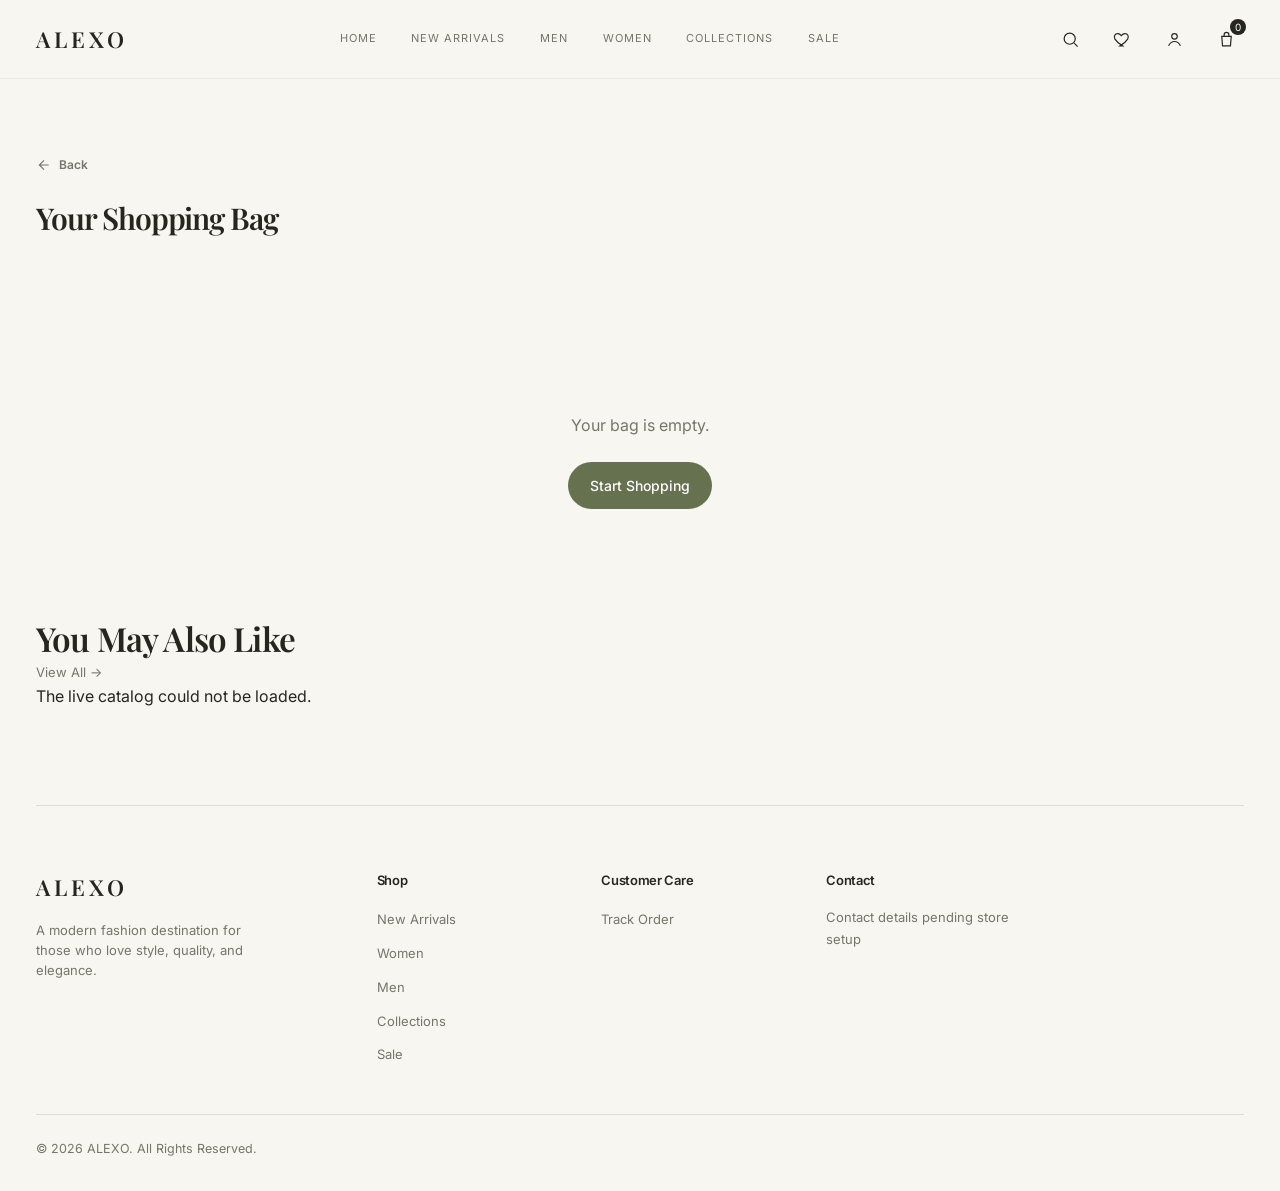
<file: cart.html>
<!DOCTYPE html>
<html lang="en">
<head>
<meta charset="UTF-8">
<meta name="viewport" content="width=device-width, initial-scale=1.0">
<title>Your Shopping Bag — ALEXO</title>

<link rel="preconnect" href="https://fonts.googleapis.com">
<link rel="preconnect" href="https://fonts.gstatic.com" crossorigin>
<link href="https://fonts.googleapis.com/css2?family=Playfair+Display:wght@500;600&family=Inter:wght@400;500;600&display=swap" rel="stylesheet">

<link rel="stylesheet" href="css/style.css">
<link rel="stylesheet" href="css/components.css">
<link rel="stylesheet" href="css/cart.css">
<link rel="stylesheet" href="css/responsive.css">
  <link rel="stylesheet" href="css/search.css">
<link rel="stylesheet" href="css/site-refresh.css">
</head>
<body>

<div class="page">

  <!-- ============ HEADER (same as homepage) ============ -->
  <header class="site-header" id="siteHeader">
    <div class="site-header__inner">
      <a href="index.html" class="logo" aria-label="ALEXO home">ALEXO</a>

      <button class="nav-toggle" id="navToggle" aria-label="Open menu" aria-expanded="false" aria-controls="primaryNav">
        <span></span><span></span><span></span>
      </button>

      <nav class="primary-nav" id="primaryNav">
        <ul>
          <li><a href="index.html">Home</a></li>
          <li><a href="shop.html?filter=new">New Arrivals</a></li>
          <li><a href="shop.html?category=men">Men</a></li>
          <li><a href="shop.html?category=women">Women</a></li>
          <li><a href="collections.html">Collections</a></li>
          <li><a href="shop.html?filter=sale">Sale</a></li>
        </ul>
      </nav>

      <div class="header-icons">
        <button class="icon-btn" aria-label="Search" data-action="open-search">
          <svg viewBox="0 0 24 24" fill="none" stroke="currentColor" stroke-width="1.5"><circle cx="11" cy="11" r="7"/><line x1="21" y1="21" x2="16.65" y2="16.65"/></svg>
        </button>
        <a href="wishlist.html" class="icon-btn" aria-label="Wishlist">
          <svg viewBox="0 0 24 24" fill="none" stroke="currentColor" stroke-width="1.5"><path d="M12 20s-7-4.35-9.5-8.5C.7 8.1 2.3 4.5 6 4.5c2 0 3.3 1 4.5 2.5 1.2-1.5 2.5-2.5 4.5-2.5 3.7 0 5.3 3.6 3.5 7-2.5 4.15-9.5 8.5-9.5 8.5z"/></svg>
        </a>
        <a href="account.html" class="icon-btn" aria-label="Account">
          <svg viewBox="0 0 24 24" fill="none" stroke="currentColor" stroke-width="1.5"><circle cx="12" cy="8" r="3.5"/><path d="M4.5 20c1.6-3.6 5-5.5 7.5-5.5s5.9 1.9 7.5 5.5"/></svg>
        </a>
        <a href="cart.html" class="icon-btn icon-btn--bag" aria-label="Bag">
          <svg viewBox="0 0 24 24" fill="none" stroke="currentColor" stroke-width="1.5"><path d="M6 8h12l-1 12H7L6 8z"/><path d="M9 8V6a3 3 0 0 1 6 0v2"/></svg>
          <span class="bag-count">0</span>
        </a>
      </div>
    </div>
  </header>

  <!-- ============ CART HEADING ============ -->
  <section class="cart-heading">
    <h1 id="cartHeading">Your Shopping Bag</h1>
    <p id="shippingProgress"></p>
  </section>

  <!-- ============ EMPTY STATE (hidden unless cart is empty) ============ -->
  <section class="cart-empty" id="cartEmpty" hidden>
    <p>Your bag is empty.</p>
    <a href="shop.html" class="btn btn--dark"><span>Start Shopping</span></a>
  </section>

  <!-- ============ CART LAYOUT ============ -->
  <section class="cart-layout" id="cartLayout">

    <div class="cart-items">
      <div class="cart-items__head">
        <span>Product</span>
        <span>Price</span>
        <span>Total</span>
      </div>

      <div id="cartItemsList"></div>

      <a href="shop.html" class="btn btn--outline cart-continue">
        <svg viewBox="0 0 16 16" fill="none" stroke="currentColor" stroke-width="1.5"><path d="M12 8H2M6 4L2 8l4 4"/></svg>
        <span>Continue Shopping</span>
      </a>
    </div>

    <aside class="order-summary">
      <h2>Order Summary</h2>

      <div class="order-summary__row">
        <span id="subtotalLabel">Subtotal</span>
        <span id="subtotalValue"></span>
      </div>
      <div class="order-summary__row">
        <span>Shipping</span>
        <span id="shippingValue"></span>
      </div>
      <div class="order-summary__row order-summary__row--discount" id="discountRow" hidden>
        <span>Discount</span>
        <span id="discountValue"></span>
      </div>

      <div class="order-summary__divider"></div>

      <div class="order-summary__row order-summary__row--total">
        <span>Estimated Total</span>
        <span id="totalValue"></span>
      </div>

      <form class="promo-form" id="promoForm">
        <input type="text" id="promoInput" placeholder="Enter promo code" aria-label="Promo code">
        <button type="submit" class="btn btn--dark"><span>Apply</span></button>
      </form>
      <p class="promo-message" id="promoMessage"></p>

      <button class="btn btn--dark btn--block" id="checkoutBtn">
        <span>Proceed to Checkout</span>
        <svg viewBox="0 0 24 24" fill="none" stroke="currentColor" stroke-width="1.6"><path d="M6 8h12l-1 12H7L6 8z"/><path d="M9 8V6a3 3 0 0 1 6 0v2"/></svg>
      </button>

      <div class="secure-note">
        <svg viewBox="0 0 24 24" fill="none" stroke="currentColor" stroke-width="1.5"><path d="M12 3l7 3v6c0 4.5-3 8-7 9-4-1-7-4.5-7-9V6l7-3z"/></svg>
        <div><strong>Checkout status</strong><span data-checkout-enabled-text="Paystack hosted checkout is enabled."
          data-checkout-disabled-text="Payments are unavailable during store setup">Checking payment availability…</span></div>
      </div>
    </aside>

  </section>

  <!-- ============ YOU MAY ALSO LIKE ============ -->
  <section class="best-collection">
    <div class="best-collection__head pdp-related-head">
      <h2>You May Also Like</h2>
      <a href="shop.html" class="text-link">View All →</a>
    </div>
    <div class="product-grid" data-product-grid data-product-source="ALEXO_PRODUCTS" data-limit="4"></div>
  </section>

  <!-- ============ FOOTER (same as homepage) ============ -->
  <footer class="site-footer">
    <div class="site-footer__top">
      <div class="site-footer__brand">
        <a href="index.html" class="logo">ALEXO</a>
        <p>A modern fashion destination for those who love style, quality, and elegance.</p>
        <div class="site-footer__social">
          <a href="#" data-social="instagram" aria-label="Instagram">
            <svg viewBox="0 0 24 24" fill="none" stroke="currentColor" stroke-width="1.5"><rect x="3" y="3" width="18" height="18" rx="5"/><circle cx="12" cy="12" r="4"/><circle cx="17.5" cy="6.5" r="1"/></svg>
          </a>
          <a href="#" data-social="facebook" aria-label="Facebook">
            <svg viewBox="0 0 24 24" fill="none" stroke="currentColor" stroke-width="1.5"><path d="M15 8h2V5h-2a4 4 0 0 0-4 4v2H9v3h2v7h3v-7h2.5l.5-3H14V9a1 1 0 0 1 1-1z"/></svg>
          </a>
          <a href="#" data-social="pinterest" aria-label="Pinterest">
            <svg viewBox="0 0 24 24" fill="none" stroke="currentColor" stroke-width="1.5"><circle cx="12" cy="12" r="9"/><path d="M9 18c1-3 1.5-6 2-9M12 12c2 1 4-1 4-3.2 0-2-1.7-3.3-4-3.3-2.6 0-4.5 1.9-4.5 4.1 0 1.2.6 2 1.3 2.5"/></svg>
          </a>
        </div>
      </div>
      <div class="site-footer__col">
        <h3>Shop</h3>
        <ul>
          <li><a href="shop.html?filter=new">New Arrivals</a></li>
          <li><a href="shop.html?category=women">Women</a></li>
          <li><a href="shop.html?category=men">Men</a></li>
          <li><a href="collections.html">Collections</a></li>
          <li><a href="shop.html?filter=sale">Sale</a></li>
        </ul>
      </div>
      <div class="site-footer__col">
        <h3>Customer Care</h3>
        <ul>
          <li><a href="#" data-store-email>Contact Us</a></li>
          <li><a href="orders.html">Track Order</a></li>
          <li><a href="#" data-policy="shipping_policy_url">Shipping &amp; Delivery</a></li>
          <li><a href="#" data-policy="returns_policy_url">Returns &amp; Exchanges</a></li>
        </ul>
      </div>
      <div class="site-footer__col" data-dynamic-links>
        <h3>Company</h3>
        <ul>
          <li><a href="#" data-policy="privacy_url">Privacy Policy</a></li>
          <li><a href="#" data-policy="terms_url">Terms &amp; Conditions</a></li>
        </ul>
      </div>
      <div class="site-footer__col">
        <h3>Contact</h3>
        <address>
          <span data-store-contact-placeholder>Contact details pending store setup</span>
          <a href="#" data-store-email>Support contact pending</a>
          <span data-store-country></span>
        </address>
      </div>
    </div>
    <div class="site-footer__bottom">
      <span>© 2026 ALEXO. All Rights Reserved.</span>
      <div>
        <a href="#" data-policy="privacy_url">Privacy</a>
        <a href="#" data-policy="terms_url">Terms</a>
      </div>
    </div>
  </footer>

</div>

<!-- ALEXO Search Overlay -->
<div class="search-overlay" id="searchOverlay" aria-hidden="true">
  <div class="search-overlay__inner">
    <div class="search-overlay__top">
      <div class="search-overlay__brand">ALEXO</div>
      <button class="search-overlay__close" id="searchClose" type="button" aria-label="Close search">
        <svg viewBox="0 0 24 24" fill="none" stroke="currentColor" stroke-width="1.7"><path d="M6 6l12 12M18 6L6 18"/></svg>
      </button>
    </div>

    <form class="search-form" id="alexSearchForm" role="search">
      <span class="search-form__label">Search ALEXO</span>
      <input id="alexSearchInput" name="search" type="search" autocomplete="off" placeholder="What are you looking for?" aria-label="Search products">
      <button type="submit">Search</button>
    </form>

    <section class="search-suggestions" aria-live="polite">
      <div class="search-suggestions__heading">
        <h2>Suggestions</h2>
        <span id="searchSuggestionCount">Popular products</span>
      </div>
      <div class="search-suggestions__list" id="searchSuggestionsList"></div>
    </section>

    <section class="search-popular">
      <p class="search-popular__title">Popular searches</p>
      <div class="search-popular__list">
        <button type="button" data-search-term="blazer">Blazers</button>
        <button type="button" data-search-term="dress">Dresses</button>
        <button type="button" data-search-term="shirt">Shirts</button>
        <button type="button" data-search-term="shoes">Shoes</button>
        <button type="button" data-search-term="bag">Bags</button>
      </div>
    </section>
  </div>
</div>

<script src="js/data-service.js"></script>
<script src="js/products-data.js"></script>
<script src="js/backend-config.js"></script>
<script src="js/storefront-api.js"></script>
<script src="js/search.js"></script>
<script src="js/app.js"></script>
<script src="js/cart.js"></script>
<script src="js/back-navigation.js"></script>
</body>
</html>
</file>
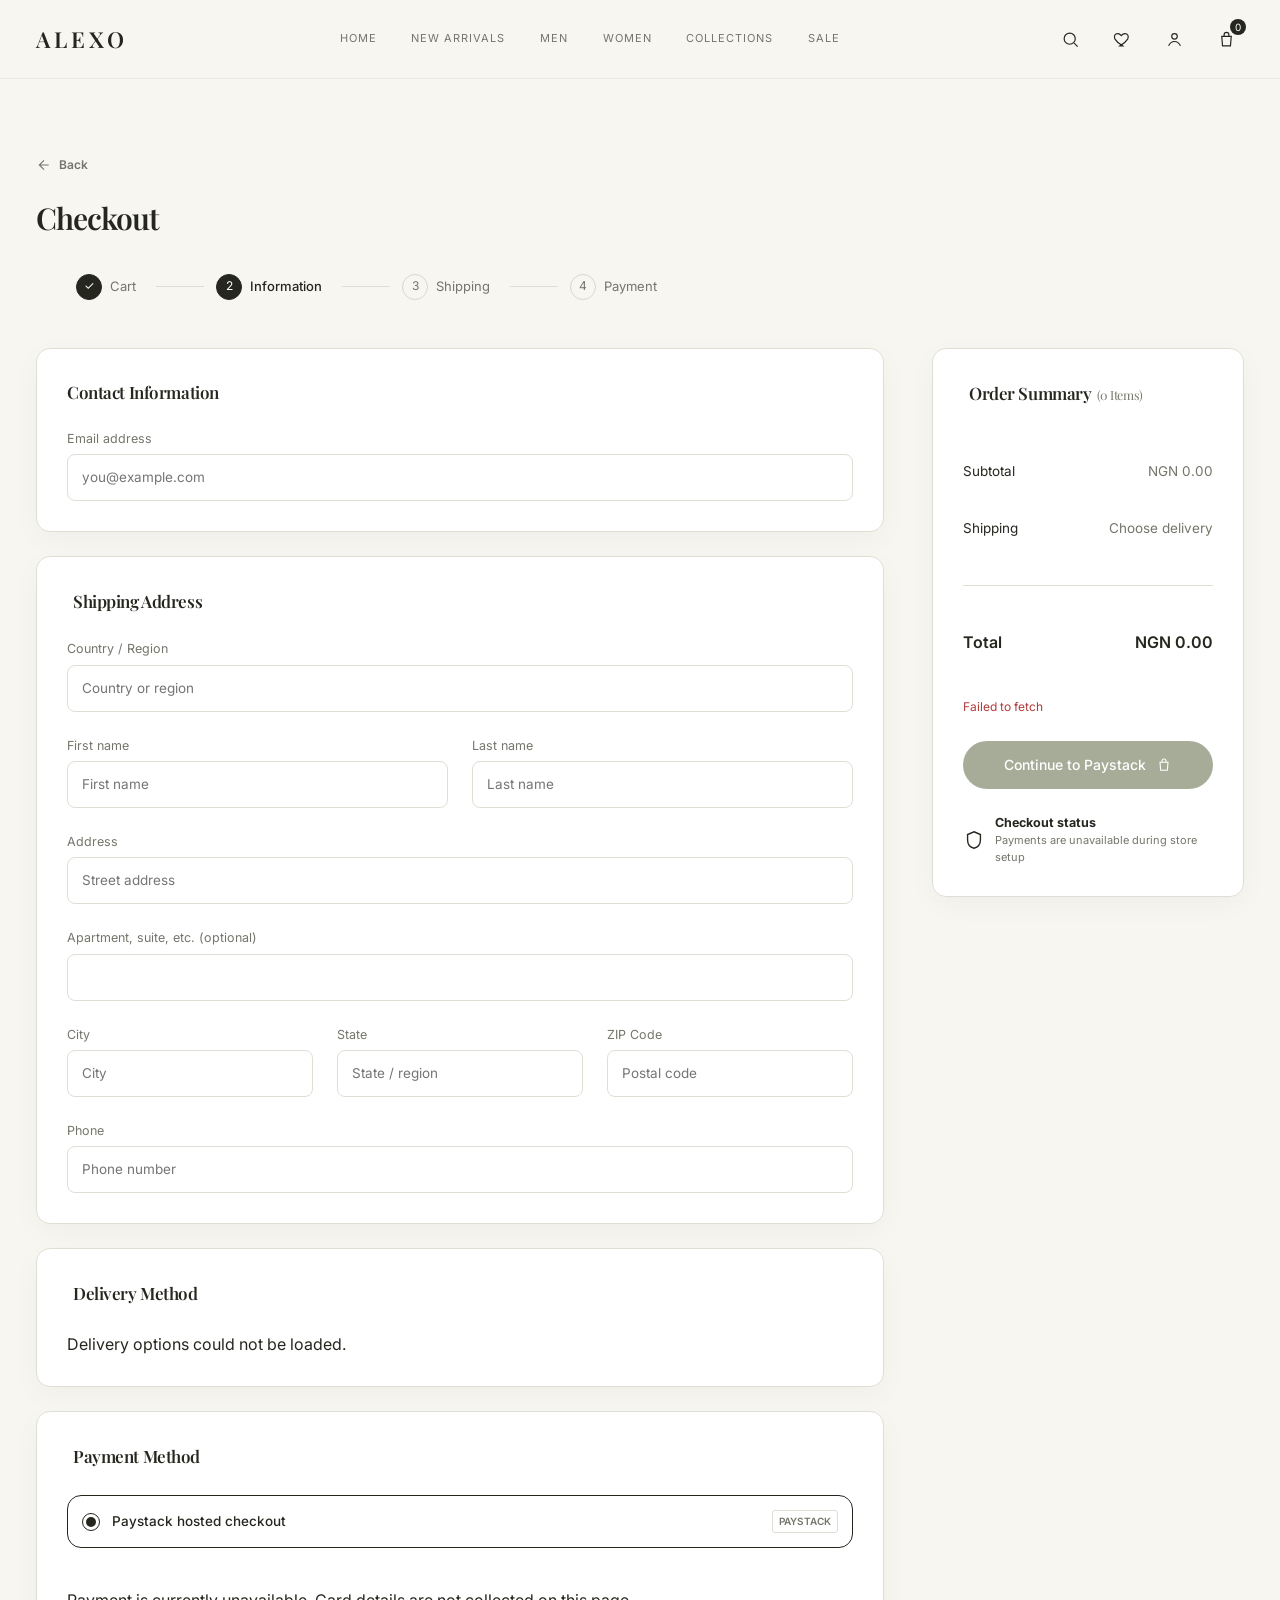
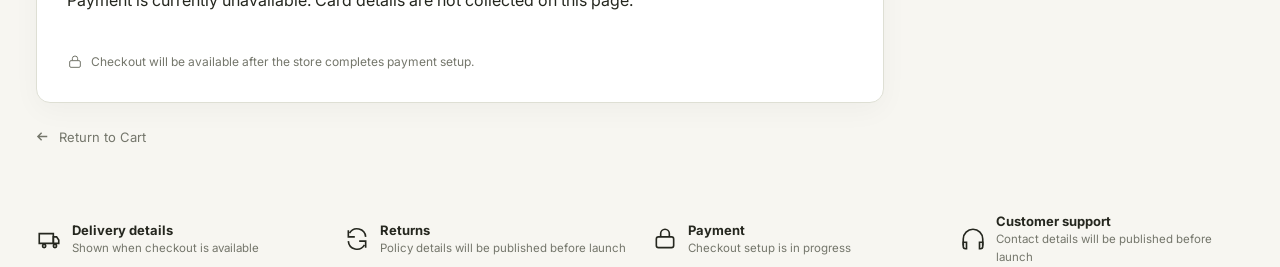
<file: checkout.html>
<!DOCTYPE html>
<html lang="en">
<head>
<meta charset="UTF-8">
<meta name="viewport" content="width=device-width, initial-scale=1.0">
<title>Checkout — ALEXO</title>

<link rel="preconnect" href="https://fonts.googleapis.com">
<link rel="preconnect" href="https://fonts.gstatic.com" crossorigin>
<link href="https://fonts.googleapis.com/css2?family=Playfair+Display:wght@500;600&family=Inter:wght@400;500;600&display=swap" rel="stylesheet">

<link rel="stylesheet" href="css/style.css">
<link rel="stylesheet" href="css/components.css">
<link rel="stylesheet" href="css/checkout.css">
<link rel="stylesheet" href="css/responsive.css">
  <link rel="stylesheet" href="css/search.css">
<link rel="stylesheet" href="css/site-refresh.css">
</head>
<body>

<div class="page">

  <!-- ============ HEADER (same as homepage) ============ -->
  <header class="site-header" id="siteHeader">
    <div class="site-header__inner">
      <a href="index.html" class="logo" aria-label="ALEXO home">ALEXO</a>

      <button class="nav-toggle" id="navToggle" aria-label="Open menu" aria-expanded="false" aria-controls="primaryNav">
        <span></span><span></span><span></span>
      </button>

      <nav class="primary-nav" id="primaryNav">
        <ul>
          <li><a href="index.html">Home</a></li>
          <li><a href="shop.html?filter=new">New Arrivals</a></li>
          <li><a href="shop.html?category=men">Men</a></li>
          <li><a href="shop.html?category=women">Women</a></li>
          <li><a href="collections.html">Collections</a></li>
          <li><a href="shop.html?filter=sale">Sale</a></li>
        </ul>
      </nav>

      <div class="header-icons">
        <button class="icon-btn" aria-label="Search" data-action="open-search">
          <svg viewBox="0 0 24 24" fill="none" stroke="currentColor" stroke-width="1.5"><circle cx="11" cy="11" r="7"/><line x1="21" y1="21" x2="16.65" y2="16.65"/></svg>
        </button>
        <a href="wishlist.html" class="icon-btn" aria-label="Wishlist">
          <svg viewBox="0 0 24 24" fill="none" stroke="currentColor" stroke-width="1.5"><path d="M12 20s-7-4.35-9.5-8.5C.7 8.1 2.3 4.5 6 4.5c2 0 3.3 1 4.5 2.5 1.2-1.5 2.5-2.5 4.5-2.5 3.7 0 5.3 3.6 3.5 7-2.5 4.15-9.5 8.5-9.5 8.5z"/></svg>
        </a>
        <a href="account.html" class="icon-btn" aria-label="Account">
          <svg viewBox="0 0 24 24" fill="none" stroke="currentColor" stroke-width="1.5"><circle cx="12" cy="8" r="3.5"/><path d="M4.5 20c1.6-3.6 5-5.5 7.5-5.5s5.9 1.9 7.5 5.5"/></svg>
        </a>
        <a href="cart.html" class="icon-btn icon-btn--bag" aria-label="Bag">
          <svg viewBox="0 0 24 24" fill="none" stroke="currentColor" stroke-width="1.5"><path d="M6 8h12l-1 12H7L6 8z"/><path d="M9 8V6a3 3 0 0 1 6 0v2"/></svg>
          <span class="bag-count">0</span>
        </a>
      </div>
    </div>
  </header>

  <!-- ============ CHECKOUT HEADING + STEPPER ============ -->
  <section class="checkout-heading">
    <h1>Checkout</h1>
    <ol class="checkout-stepper">
      <li class="is-complete"><span class="checkout-stepper__dot">✓</span><span class="checkout-stepper__label">Cart</span></li>
      <li class="is-active"><span class="checkout-stepper__dot">2</span><span class="checkout-stepper__label">Information</span></li>
      <li><span class="checkout-stepper__dot">3</span><span class="checkout-stepper__label">Shipping</span></li>
      <li><span class="checkout-stepper__dot">4</span><span class="checkout-stepper__label">Payment</span></li>
    </ol>
  </section>

  <!-- ============ CHECKOUT LAYOUT ============ -->
  <section class="checkout-layout">

    <!-- Contact Information (always expanded) -->
    <div class="checkout-section checkout-section--static" data-area="contact">
      <h2>Contact Information</h2>
      <div class="form-field">
        <label for="email">Email address</label>
        <input type="email" id="email" placeholder="you@example.com" autocomplete="email" required>
      </div>
    </div>

    <!-- Shipping Address (collapsible on mobile) -->
    <div class="checkout-section" data-area="shipping">
      <button class="checkout-section__head">
        <h2>Shipping Address</h2>
        <svg class="checkout-section__chevron" viewBox="0 0 16 16" fill="none" stroke="currentColor" stroke-width="1.5"><path d="M6 4l4 4-4 4"/></svg>
      </button>
      <div class="checkout-section__body">
        <div class="form-field">
          <label for="country">Country / Region</label>
          <input type="text" id="country" placeholder="Country or region" autocomplete="country-name" required>
        </div>
        <div class="form-row">
          <div class="form-field">
            <label for="firstName">First name</label>
            <input type="text" id="firstName" placeholder="First name" autocomplete="given-name" required>
          </div>
          <div class="form-field">
            <label for="lastName">Last name</label>
            <input type="text" id="lastName" placeholder="Last name" autocomplete="family-name" required>
          </div>
        </div>
        <div class="form-field">
          <label for="address">Address</label>
          <input type="text" id="address" placeholder="Street address" autocomplete="address-line1" required>
        </div>
        <div class="form-field">
          <label for="address2">Apartment, suite, etc. (optional)</label>
          <input type="text" id="address2">
        </div>
        <div class="form-row form-row--three">
          <div class="form-field">
            <label for="city">City</label>
            <input type="text" id="city" placeholder="City" autocomplete="address-level2" required>
          </div>
          <div class="form-field">
            <label for="state">State</label>
            <input type="text" id="state" placeholder="State / region" autocomplete="address-level1">
          </div>
          <div class="form-field">
            <label for="zip">ZIP Code</label>
            <input type="text" id="zip" placeholder="Postal code" autocomplete="postal-code">
          </div>
        </div>
        <div class="form-field">
          <label for="phone">Phone</label>
          <input type="tel" id="phone" placeholder="Phone number" autocomplete="tel" required>
        </div>
      </div>
    </div>

    <!-- Delivery Method (collapsible on mobile) -->
    <div class="checkout-section" data-area="delivery">
      <button class="checkout-section__head">
        <h2>Delivery Method</h2>
        <svg class="checkout-section__chevron" viewBox="0 0 16 16" fill="none" stroke="currentColor" stroke-width="1.5"><path d="M6 4l4 4-4 4"/></svg>
      </button>
      <div class="checkout-section__body">
        <div class="delivery-options" id="deliveryOptions" aria-live="polite">
          <p>Delivery options will appear when the store is configured.</p>
        </div>
      </div>
    </div>

    <!-- Payment Method (collapsible on mobile) -->
    <div class="checkout-section" data-area="payment">
      <button class="checkout-section__head">
        <h2>Payment Method</h2>
        <svg class="checkout-section__chevron" viewBox="0 0 16 16" fill="none" stroke="currentColor" stroke-width="1.5"><path d="M6 4l4 4-4 4"/></svg>
      </button>
      <div class="checkout-section__body">

        <div class="payment-option is-selected">
          <span class="delivery-option__radio" aria-hidden="true"></span>
          <span class="payment-option__label">Paystack hosted checkout</span>
          <span class="payment-option__brands"><span>PAYSTACK</span></span>
        </div>
        <p id="paymentAvailabilityMessage"
          data-checkout-enabled-text="Paystack hosted checkout is enabled. Card details are entered on Paystack, not on this page."
          data-checkout-disabled-text="Payment is currently unavailable. Card details are not collected on this page.">Checking payment availability…</p>

        <p class="secure-line">
          <svg viewBox="0 0 24 24" fill="none" stroke="currentColor" stroke-width="1.5"><rect x="4" y="10" width="16" height="10" rx="2"/><path d="M8 10V7a4 4 0 0 1 8 0v3"/></svg>
          <span data-checkout-enabled-text="You will be redirected to Paystack to securely complete payment."
            data-checkout-disabled-text="Checkout will be available after the store completes payment setup.">Checking payment availability…</span>
        </p>
      </div>
    </div>

    <a href="cart.html" class="return-to-cart">
      <svg viewBox="0 0 16 16" fill="none" stroke="currentColor" stroke-width="1.5"><path d="M12 8H2M6 4L2 8l4 4"/></svg>
      Return to Cart
    </a>

    <!-- Order Summary -->
    <aside class="checkout-section is-open order-summary" data-area="summary">
      <button class="checkout-section__head">
        <h2>Order Summary <span id="summaryItemCount" class="order-summary__count"></span></h2>
        <svg class="checkout-section__chevron" viewBox="0 0 16 16" fill="none" stroke="currentColor" stroke-width="1.5"><path d="M6 4l4 4-4 4"/></svg>
      </button>
      <div class="checkout-section__body">

        <div id="summaryItems"></div>

        <div class="order-summary__row">
          <span>Subtotal</span>
          <span id="summarySubtotal"></span>
        </div>
        <div class="order-summary__row">
          <span>Shipping</span>
          <span id="summaryShipping"></span>
        </div>
        <div class="order-summary__divider"></div>

        <div class="order-summary__row order-summary__row--total">
          <span>Total</span>
          <span id="summaryTotal"></span>
        </div>

        <p class="promo-message" id="checkoutMessage" role="status" aria-live="polite"></p>

        <button class="btn btn--dark btn--block" id="placeOrderBtn">
          <span>Continue to Paystack</span>
          <svg viewBox="0 0 24 24" fill="none" stroke="currentColor" stroke-width="1.6"><path d="M6 8h12l-1 12H7L6 8z"/><path d="M9 8V6a3 3 0 0 1 6 0v2"/></svg>
        </button>

        <div class="secure-note">
          <svg viewBox="0 0 24 24" fill="none" stroke="currentColor" stroke-width="1.5"><path d="M12 3l7 3v6c0 4.5-3 8-7 9-4-1-7-4.5-7-9V6l7-3z"/></svg>
          <div><strong>Checkout status</strong><span data-checkout-enabled-text="Paystack hosted checkout is enabled."
            data-checkout-disabled-text="Payments are unavailable during store setup">Checking payment availability…</span></div>
        </div>
      </div>
    </aside>

  </section>

  <!-- ============ ORDER CONFIRMATION (shown only after verified payment) ============ -->
  <section class="order-confirmation" id="orderConfirmation" hidden>
    <svg viewBox="0 0 24 24" fill="none" stroke="currentColor" stroke-width="1.5"><circle cx="12" cy="12" r="9"/><path d="M8 12l3 3 5-6"/></svg>
    <h2>Payment confirmed</h2>
    <p id="orderConfirmationMessage">Your payment has been verified.</p>
    <a href="index.html" class="btn btn--dark"><span>Back to Home</span></a>
  </section>

  <!-- ============ PERKS BAR ============ -->
  <section class="pdp-perks-bar">
    <ul class="newsletter__perks">
      <li>
        <svg viewBox="0 0 24 24" fill="none" stroke="currentColor" stroke-width="1.5"><path d="M3 7h13v9H3z"/><path d="M16 10h3l2 3v3h-5z"/><circle cx="7.5" cy="18.5" r="1.5"/><circle cx="17.5" cy="18.5" r="1.5"/></svg>
        <div><strong>Delivery details</strong><span>Shown when checkout is available</span></div>
      </li>
      <li>
        <svg viewBox="0 0 24 24" fill="none" stroke="currentColor" stroke-width="1.5"><path d="M4 4v6h6"/><path d="M20 20v-6h-6"/><path d="M20 10a8 8 0 0 0-14.9-3.4M4 14a8 8 0 0 0 14.9 3.4"/></svg>
        <div><strong>Returns</strong><span>Policy details will be published before launch</span></div>
      </li>
      <li>
        <svg viewBox="0 0 24 24" fill="none" stroke="currentColor" stroke-width="1.5"><rect x="4" y="10" width="16" height="10" rx="2"/><path d="M8 10V7a4 4 0 0 1 8 0v3"/></svg>
        <div><strong>Payment</strong><span data-checkout-enabled-text="Pay securely through Paystack hosted checkout."
          data-checkout-disabled-text="Checkout setup is in progress">Checking payment availability…</span></div>
      </li>
      <li>
        <svg viewBox="0 0 24 24" fill="none" stroke="currentColor" stroke-width="1.5"><path d="M3 18v-6a9 9 0 0 1 18 0v6"/><path d="M21 19a2 2 0 0 1-2 2h-1v-6h3z"/><path d="M3 19a2 2 0 0 0 2 2h1v-6H3z"/></svg>
        <div><strong>Customer support</strong><span>Contact details will be published before launch</span></div>
      </li>
    </ul>
  </section>

</div>

<!-- ALEXO Search Overlay -->
<div class="search-overlay" id="searchOverlay" aria-hidden="true">
  <div class="search-overlay__inner">
    <div class="search-overlay__top">
      <div class="search-overlay__brand">ALEXO</div>
      <button class="search-overlay__close" id="searchClose" type="button" aria-label="Close search">
        <svg viewBox="0 0 24 24" fill="none" stroke="currentColor" stroke-width="1.7"><path d="M6 6l12 12M18 6L6 18"/></svg>
      </button>
    </div>

    <form class="search-form" id="alexSearchForm" role="search">
      <span class="search-form__label">Search ALEXO</span>
      <input id="alexSearchInput" name="search" type="search" autocomplete="off" placeholder="What are you looking for?" aria-label="Search products">
      <button type="submit">Search</button>
    </form>

    <section class="search-suggestions" aria-live="polite">
      <div class="search-suggestions__heading">
        <h2>Suggestions</h2>
        <span id="searchSuggestionCount">Popular products</span>
      </div>
      <div class="search-suggestions__list" id="searchSuggestionsList"></div>
    </section>

    <section class="search-popular">
      <p class="search-popular__title">Popular searches</p>
      <div class="search-popular__list">
        <button type="button" data-search-term="blazer">Blazers</button>
        <button type="button" data-search-term="dress">Dresses</button>
        <button type="button" data-search-term="shirt">Shirts</button>
        <button type="button" data-search-term="shoes">Shoes</button>
        <button type="button" data-search-term="bag">Bags</button>
      </div>
    </section>
  </div>
</div>

<script src="js/data-service.js"></script>
<script src="js/products-data.js"></script>
<script src="js/backend-config.js"></script>
<script src="js/storefront-api.js"></script>
<script src="js/search.js"></script>
<script src="js/app.js"></script>
<script src="js/checkout.js"></script>
<script src="js/back-navigation.js"></script>
</body>
</html>
</file>
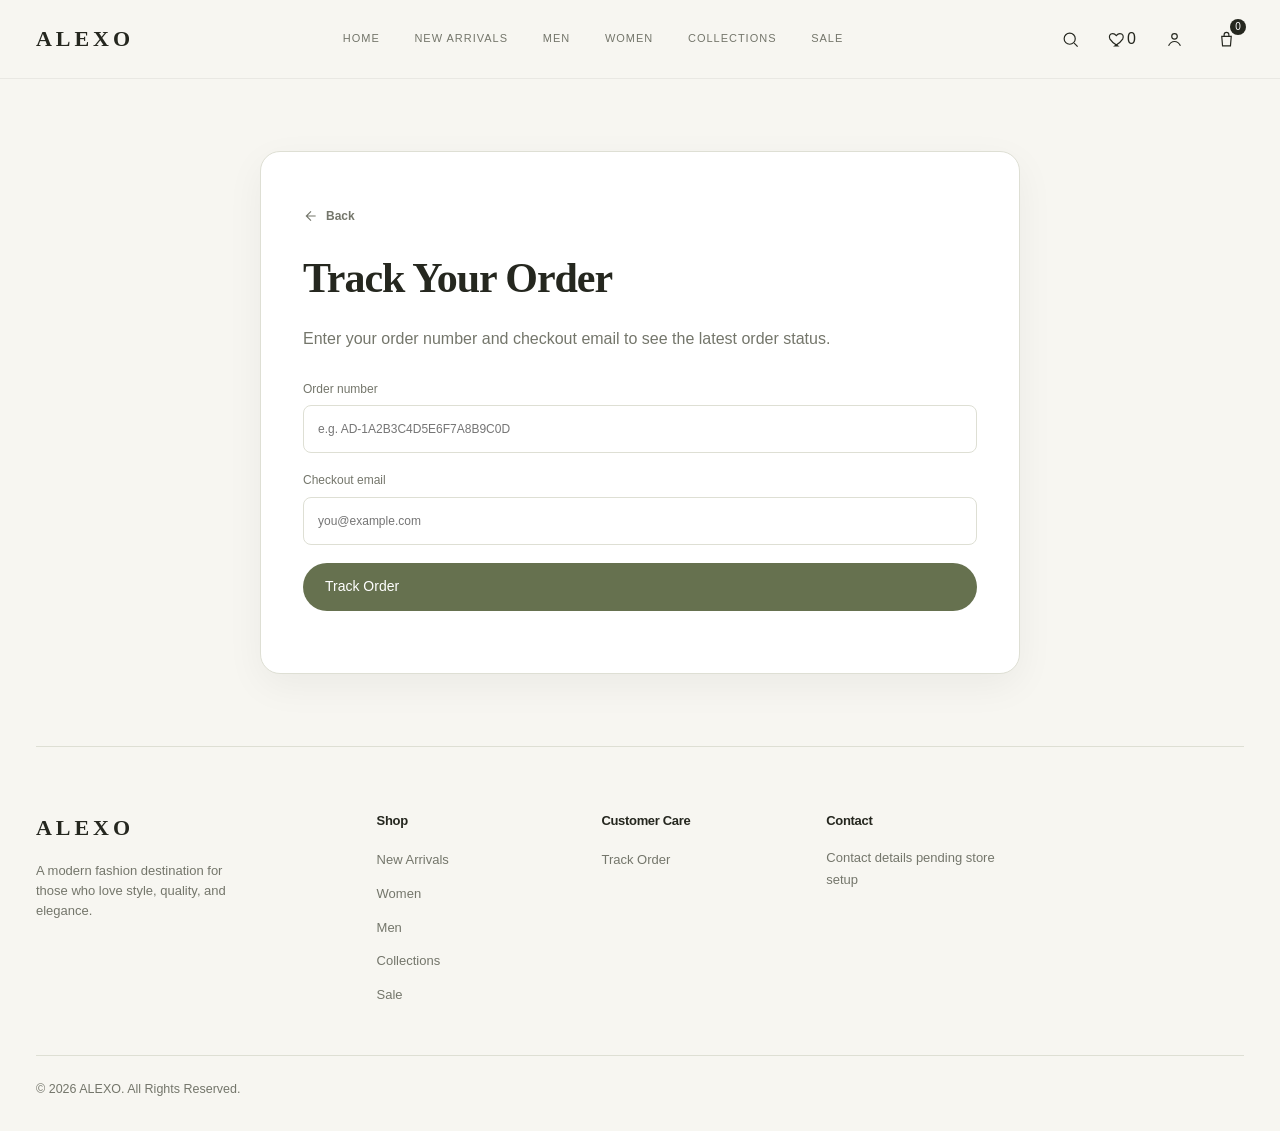
<file: orders.html>
<!doctype html>
<html lang="en">
<head>
  <meta charset="UTF-8">
  <meta name="viewport" content="width=device-width, initial-scale=1">
  <title>Track Order — ALEXO</title>
  <link rel="stylesheet" href="css/style.css">
  <link rel="stylesheet" href="css/components.css">
  <link rel="stylesheet" href="css/search.css">
  <link rel="stylesheet" href="css/responsive.css">
  <link rel="stylesheet" href="css/site-refresh.css">
</head>
<body class="order-tracking-page">
  <div class="page">
    <header class="site-header" id="siteHeader">
      <div class="site-header__inner">
        <a href="index.html" class="logo" aria-label="ALEXO home">ALEXO</a>
        <button class="nav-toggle" id="navToggle" aria-label="Open menu" aria-expanded="false" aria-controls="primaryNav">
          <span></span><span></span><span></span>
        </button>
        <nav class="primary-nav" id="primaryNav" aria-label="Main navigation">
          <ul>
            <li><a href="index.html">Home</a></li>
            <li><a href="shop.html?filter=new">New Arrivals</a></li>
            <li><a href="shop.html?category=men">Men</a></li>
            <li><a href="shop.html?category=women">Women</a></li>
            <li><a href="collections.html">Collections</a></li>
            <li><a href="shop.html?filter=sale">Sale</a></li>
          </ul>
        </nav>
        <div class="header-icons">
          <button class="icon-btn" type="button" aria-label="Search" data-action="open-search">
            <svg viewBox="0 0 24 24" fill="none" stroke="currentColor" stroke-width="1.5"><circle cx="11" cy="11" r="7"/><line x1="21" y1="21" x2="16.65" y2="16.65"/></svg>
          </button>
          <a href="wishlist.html" class="icon-btn" aria-label="Wishlist">
            <svg viewBox="0 0 24 24" fill="none" stroke="currentColor" stroke-width="1.5"><path d="M12 20s-7-4.35-9.5-8.5C.7 8.1 2.3 4.5 6 4.5c2 0 3.3 1 4.5 2.5 1.2-1.5 2.5-2.5 4.5-2.5 3.7 0 5.3 3.6 3.5 7-2.5 4.15-9.5 8.5-9.5 8.5z"/></svg>
            <span class="wishlist-count">0</span>
          </a>
          <a href="account.html" class="icon-btn" aria-label="Account">
            <svg viewBox="0 0 24 24" fill="none" stroke="currentColor" stroke-width="1.5"><circle cx="12" cy="8" r="3.5"/><path d="M4.5 20c1.6-3.6 5-5.5 7.5-5.5s5.9 1.9 7.5 5.5"/></svg>
          </a>
          <a href="cart.html" class="icon-btn icon-btn--bag" aria-label="Bag">
            <svg viewBox="0 0 24 24" fill="none" stroke="currentColor" stroke-width="1.5"><path d="M6 8h12l-1 12H7L6 8z"/><path d="M9 8V6a3 3 0 0 1 6 0v2"/></svg>
            <span class="bag-count">0</span>
          </a>
        </div>
      </div>
    </header>
    <main class="container">
      <h1>Track Your Order</h1>
      <p>Enter your order number and checkout email to see the latest order status.</p>
      <form id="trackOrderForm">
        <label for="orderNumber">Order number
          <input id="orderNumber" required autocomplete="off" placeholder="e.g. AD-1A2B3C4D5E6F7A8B9C0D">
        </label>
        <label for="orderEmail">Checkout email
          <input id="orderEmail" type="email" required autocomplete="email" placeholder="you@example.com">
        </label>
        <button class="btn btn--dark" type="submit">Track Order</button>
      </form>
      <p id="trackOrderStatus" role="status" aria-live="polite"></p>
      <section id="trackOrderResult" hidden aria-live="polite"></section>
    </main>
    <footer class="site-footer">
      <div class="site-footer__top">
        <div class="site-footer__brand">
          <a href="index.html" class="logo">ALEXO</a>
          <p>A modern fashion destination for those who love style, quality, and elegance.</p>
        </div>
        <div class="site-footer__col">
          <h3>Shop</h3>
          <ul>
            <li><a href="shop.html?filter=new">New Arrivals</a></li>
            <li><a href="shop.html?category=women">Women</a></li>
            <li><a href="shop.html?category=men">Men</a></li>
            <li><a href="collections.html">Collections</a></li>
            <li><a href="shop.html?filter=sale">Sale</a></li>
          </ul>
        </div>
        <div class="site-footer__col">
          <h3>Customer Care</h3>
          <ul>
            <li><a href="#" data-store-email>Contact Us</a></li>
            <li><a href="orders.html">Track Order</a></li>
            <li><a href="#" data-policy="shipping_policy_url">Shipping &amp; Delivery</a></li>
            <li><a href="#" data-policy="returns_policy_url">Returns &amp; Exchanges</a></li>
          </ul>
        </div>
        <div class="site-footer__col" data-dynamic-links>
          <h3>Company</h3>
          <ul>
            <li><a href="#" data-policy="privacy_url">Privacy Policy</a></li>
            <li><a href="#" data-policy="terms_url">Terms &amp; Conditions</a></li>
          </ul>
        </div>
        <div class="site-footer__col">
          <h3>Contact</h3>
          <address>
            <span data-store-contact-placeholder>Contact details pending store setup</span>
            <a href="#" data-store-email>Support contact pending</a>
            <span data-store-country></span>
          </address>
        </div>
      </div>
      <div class="site-footer__bottom">
        <span>© 2026 ALEXO. All Rights Reserved.</span>
        <div>
          <a href="#" data-policy="privacy_url">Privacy</a>
          <a href="#" data-policy="terms_url">Terms</a>
        </div>
      </div>
    </footer>
  </div>
  <div class="search-overlay" id="searchOverlay" aria-hidden="true">
    <div class="search-overlay__inner">
      <div class="search-overlay__top">
        <div class="search-overlay__brand">ALEXO</div>
        <button class="search-overlay__close" id="searchClose" type="button" aria-label="Close search">
          <svg viewBox="0 0 24 24" fill="none" stroke="currentColor" stroke-width="1.7"><path d="M6 6l12 12M18 6L6 18"/></svg>
        </button>
      </div>
      <form class="search-form" id="alexSearchForm" role="search">
        <span class="search-form__label">Search ALEXO</span>
        <input id="alexSearchInput" name="search" type="search" autocomplete="off" placeholder="What are you looking for?" aria-label="Search products">
        <button type="submit">Search</button>
      </form>
      <section class="search-suggestions" aria-live="polite">
        <div class="search-suggestions__heading">
          <h2>Suggestions</h2>
          <span id="searchSuggestionCount">Popular products</span>
        </div>
        <div class="search-suggestions__list" id="searchSuggestionsList"></div>
      </section>
      <section class="search-popular">
        <p class="search-popular__title">Popular searches</p>
        <div class="search-popular__list">
          <button type="button" data-search-term="blazer">Blazers</button>
          <button type="button" data-search-term="dress">Dresses</button>
          <button type="button" data-search-term="shirt">Shirts</button>
          <button type="button" data-search-term="shoes">Shoes</button>
          <button type="button" data-search-term="bag">Bags</button>
        </div>
      </section>
    </div>
  </div>
  <script src="js/data-service.js"></script>
  <script src="js/products-data.js"></script>
  <script src="js/backend-config.js"></script>
  <script src="js/storefront-api.js"></script>
  <script src="js/search.js"></script>
  <script src="js/app.js"></script>
  <script src="js/orders.js"></script>
  <script src="js/back-navigation.js"></script>
</body>
</html>
</file>
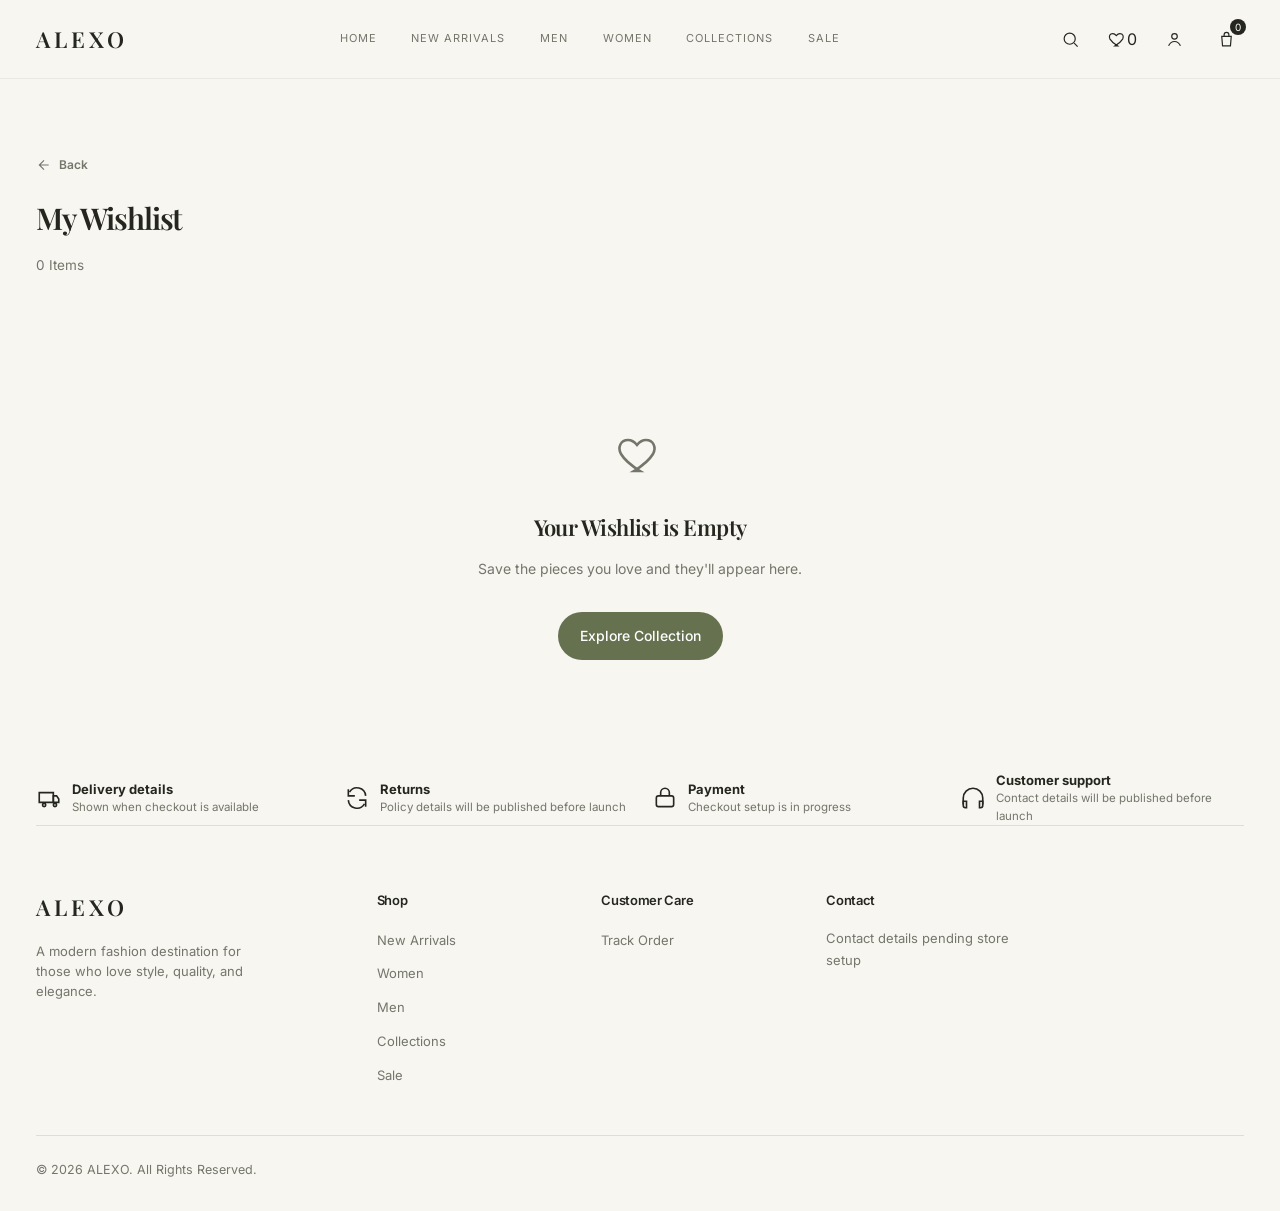
<file: wishlist.html>
<!DOCTYPE html>
<html lang="en">
<head>
<meta charset="UTF-8">
<meta name="viewport" content="width=device-width, initial-scale=1.0">
<title>My Wishlist — ALEXO</title>

<link rel="preconnect" href="https://fonts.googleapis.com">
<link rel="preconnect" href="https://fonts.gstatic.com" crossorigin>
<link href="https://fonts.googleapis.com/css2?family=Playfair+Display:wght@500;600&family=Inter:wght@400;500;600&display=swap" rel="stylesheet">

<link rel="stylesheet" href="css/style.css">
<link rel="stylesheet" href="css/components.css">
<link rel="stylesheet" href="css/wishlist.css">
<link rel="stylesheet" href="css/responsive.css">
  <link rel="stylesheet" href="css/search.css">
<link rel="stylesheet" href="css/site-refresh.css">
</head>
<body>

<div class="page">

  <!-- ============ HEADER (same as homepage) ============ -->
  <header class="site-header" id="siteHeader">
    <div class="site-header__inner">
      <a href="index.html" class="logo" aria-label="ALEXO home">ALEXO</a>

      <button class="nav-toggle" id="navToggle" aria-label="Open menu" aria-expanded="false" aria-controls="primaryNav">
        <span></span><span></span><span></span>
      </button>

      <nav class="primary-nav" id="primaryNav">
        <ul>
          <li><a href="index.html">Home</a></li>
          <li><a href="shop.html?filter=new">New Arrivals</a></li>
          <li><a href="shop.html?category=men">Men</a></li>
          <li><a href="shop.html?category=women">Women</a></li>
          <li><a href="collections.html">Collections</a></li>
          <li><a href="shop.html?filter=sale">Sale</a></li>
        </ul>
      </nav>

      <div class="header-icons">
        <button class="icon-btn" aria-label="Search" data-action="open-search">
          <svg viewBox="0 0 24 24" fill="none" stroke="currentColor" stroke-width="1.5"><circle cx="11" cy="11" r="7"/><line x1="21" y1="21" x2="16.65" y2="16.65"/></svg>
        </button>
        <a href="wishlist.html" class="icon-btn icon-btn--wishlist" aria-label="Wishlist">
          <svg viewBox="0 0 24 24" fill="none" stroke="currentColor" stroke-width="1.5"><path d="M12 20s-7-4.35-9.5-8.5C.7 8.1 2.3 4.5 6 4.5c2 0 3.3 1 4.5 2.5 1.2-1.5 2.5-2.5 4.5-2.5 3.7 0 5.3 3.6 3.5 7-2.5 4.15-9.5 8.5-9.5 8.5z"/></svg>
          <span class="wishlist-count">0</span>
        </a>
        <a href="account.html" class="icon-btn" aria-label="Account">
          <svg viewBox="0 0 24 24" fill="none" stroke="currentColor" stroke-width="1.5"><circle cx="12" cy="8" r="3.5"/><path d="M4.5 20c1.6-3.6 5-5.5 7.5-5.5s5.9 1.9 7.5 5.5"/></svg>
        </a>
        <a href="cart.html" class="icon-btn icon-btn--bag" aria-label="Bag">
          <svg viewBox="0 0 24 24" fill="none" stroke="currentColor" stroke-width="1.5"><path d="M6 8h12l-1 12H7L6 8z"/><path d="M9 8V6a3 3 0 0 1 6 0v2"/></svg>
          <span class="bag-count">0</span>
        </a>
      </div>
    </div>
  </header>

  <!-- ============ WISHLIST HEADING ============ -->
  <section class="wishlist-heading">
    <h1>My Wishlist</h1>
    <p id="wishlistItemCount"></p>
  </section>

  <!-- ============ EMPTY STATE ============ -->
  <section class="wishlist-empty" id="wishlistEmpty" hidden>
    <svg viewBox="0 0 24 24" fill="none" stroke="currentColor" stroke-width="1.3"><path d="M12 20s-7-4.35-9.5-8.5C.7 8.1 2.3 4.5 6 4.5c2 0 3.3 1 4.5 2.5 1.2-1.5 2.5-2.5 4.5-2.5 3.7 0 5.3 3.6 3.5 7-2.5 4.15-9.5 8.5-9.5 8.5z"/></svg>
    <h2>Your Wishlist is Empty</h2>
    <p>Save the pieces you love and they'll appear here.</p>
    <a href="shop.html" class="btn btn--dark"><span>Explore Collection</span></a>
  </section>

  <!-- ============ WISHLIST GRID ============ -->
  <section class="wishlist-layout" id="wishlistLayout">
    <div class="product-grid wishlist-grid" id="wishlistGrid"></div>

    <a href="shop.html" class="btn btn--outline wishlist-continue">
      <svg viewBox="0 0 16 16" fill="none" stroke="currentColor" stroke-width="1.5"><path d="M12 8H2M6 4L2 8l4 4"/></svg>
      <span>Continue Shopping</span>
    </a>
  </section>

  <!-- ============ PERKS BAR ============ -->
  <section class="pdp-perks-bar">
    <ul class="newsletter__perks">
      <li>
        <svg viewBox="0 0 24 24" fill="none" stroke="currentColor" stroke-width="1.5"><path d="M3 7h13v9H3z"/><path d="M16 10h3l2 3v3h-5z"/><circle cx="7.5" cy="18.5" r="1.5"/><circle cx="17.5" cy="18.5" r="1.5"/></svg>
        <div><strong>Delivery details</strong><span>Shown when checkout is available</span></div>
      </li>
      <li>
        <svg viewBox="0 0 24 24" fill="none" stroke="currentColor" stroke-width="1.5"><path d="M4 4v6h6"/><path d="M20 20v-6h-6"/><path d="M20 10a8 8 0 0 0-14.9-3.4M4 14a8 8 0 0 0 14.9 3.4"/></svg>
        <div><strong>Returns</strong><span>Policy details will be published before launch</span></div>
      </li>
      <li>
        <svg viewBox="0 0 24 24" fill="none" stroke="currentColor" stroke-width="1.5"><rect x="4" y="10" width="16" height="10" rx="2"/><path d="M8 10V7a4 4 0 0 1 8 0v3"/></svg>
        <div><strong>Payment</strong><span data-checkout-enabled-text="Pay securely through Paystack hosted checkout."
          data-checkout-disabled-text="Checkout setup is in progress">Checking payment availability…</span></div>
      </li>
      <li>
        <svg viewBox="0 0 24 24" fill="none" stroke="currentColor" stroke-width="1.5"><path d="M3 18v-6a9 9 0 0 1 18 0v6"/><path d="M21 19a2 2 0 0 1-2 2h-1v-6h3z"/><path d="M3 19a2 2 0 0 0 2 2h1v-6H3z"/></svg>
        <div><strong>Customer support</strong><span>Contact details will be published before launch</span></div>
      </li>
    </ul>
  </section>

  <!-- ============ FOOTER (same as homepage) ============ -->
  <footer class="site-footer">
    <div class="site-footer__top">
      <div class="site-footer__brand">
        <a href="index.html" class="logo">ALEXO</a>
        <p>A modern fashion destination for those who love style, quality, and elegance.</p>
        <div class="site-footer__social">
          <a href="#" data-social="instagram" aria-label="Instagram">
            <svg viewBox="0 0 24 24" fill="none" stroke="currentColor" stroke-width="1.5"><rect x="3" y="3" width="18" height="18" rx="5"/><circle cx="12" cy="12" r="4"/><circle cx="17.5" cy="6.5" r="1"/></svg>
          </a>
          <a href="#" data-social="facebook" aria-label="Facebook">
            <svg viewBox="0 0 24 24" fill="none" stroke="currentColor" stroke-width="1.5"><path d="M15 8h2V5h-2a4 4 0 0 0-4 4v2H9v3h2v7h3v-7h2.5l.5-3H14V9a1 1 0 0 1 1-1z"/></svg>
          </a>
          <a href="#" data-social="pinterest" aria-label="Pinterest">
            <svg viewBox="0 0 24 24" fill="none" stroke="currentColor" stroke-width="1.5"><circle cx="12" cy="12" r="9"/><path d="M9 18c1-3 1.5-6 2-9M12 12c2 1 4-1 4-3.2 0-2-1.7-3.3-4-3.3-2.6 0-4.5 1.9-4.5 4.1 0 1.2.6 2 1.3 2.5"/></svg>
          </a>
        </div>
      </div>
      <div class="site-footer__col">
        <h3>Shop</h3>
        <ul>
          <li><a href="shop.html?filter=new">New Arrivals</a></li>
          <li><a href="shop.html?category=women">Women</a></li>
          <li><a href="shop.html?category=men">Men</a></li>
          <li><a href="collections.html">Collections</a></li>
          <li><a href="shop.html?filter=sale">Sale</a></li>
        </ul>
      </div>
      <div class="site-footer__col">
        <h3>Customer Care</h3>
        <ul>
          <li><a href="#" data-store-email>Contact Us</a></li>
          <li><a href="orders.html">Track Order</a></li>
          <li><a href="#" data-policy="shipping_policy_url">Shipping &amp; Delivery</a></li>
          <li><a href="#" data-policy="returns_policy_url">Returns &amp; Exchanges</a></li>
        </ul>
      </div>
      <div class="site-footer__col" data-dynamic-links>
        <h3>Company</h3>
        <ul>
          <li><a href="#" data-policy="privacy_url">Privacy Policy</a></li>
          <li><a href="#" data-policy="terms_url">Terms &amp; Conditions</a></li>
        </ul>
      </div>
      <div class="site-footer__col">
        <h3>Contact</h3>
        <address>
          <span data-store-contact-placeholder>Contact details pending store setup</span>
          <a href="#" data-store-email>Support contact pending</a>
          <span data-store-country></span>
        </address>
      </div>
    </div>
    <div class="site-footer__bottom">
      <span>© 2026 ALEXO. All Rights Reserved.</span>
      <div>
        <a href="#" data-policy="privacy_url">Privacy</a>
        <a href="#" data-policy="terms_url">Terms</a>
      </div>
    </div>
  </footer>

</div>

<!-- ALEXO Search Overlay -->
<div class="search-overlay" id="searchOverlay" aria-hidden="true">
  <div class="search-overlay__inner">
    <div class="search-overlay__top">
      <div class="search-overlay__brand">ALEXO</div>
      <button class="search-overlay__close" id="searchClose" type="button" aria-label="Close search">
        <svg viewBox="0 0 24 24" fill="none" stroke="currentColor" stroke-width="1.7"><path d="M6 6l12 12M18 6L6 18"/></svg>
      </button>
    </div>

    <form class="search-form" id="alexSearchForm" role="search">
      <span class="search-form__label">Search ALEXO</span>
      <input id="alexSearchInput" name="search" type="search" autocomplete="off" placeholder="What are you looking for?" aria-label="Search products">
      <button type="submit">Search</button>
    </form>

    <section class="search-suggestions" aria-live="polite">
      <div class="search-suggestions__heading">
        <h2>Suggestions</h2>
        <span id="searchSuggestionCount">Popular products</span>
      </div>
      <div class="search-suggestions__list" id="searchSuggestionsList"></div>
    </section>

    <section class="search-popular">
      <p class="search-popular__title">Popular searches</p>
      <div class="search-popular__list">
        <button type="button" data-search-term="blazer">Blazers</button>
        <button type="button" data-search-term="dress">Dresses</button>
        <button type="button" data-search-term="shirt">Shirts</button>
        <button type="button" data-search-term="shoes">Shoes</button>
        <button type="button" data-search-term="bag">Bags</button>
      </div>
    </section>
  </div>
</div>

<script src="js/data-service.js"></script>
<script src="js/products-data.js"></script>
<script src="js/backend-config.js"></script>
<script src="js/storefront-api.js"></script>
<script src="js/search.js"></script>
<script src="js/app.js"></script>
<script src="js/wishlist.js"></script>
<script src="js/back-navigation.js"></script>
</body>
</html>
</file>
<file: css/style.css>
/* ==========================================================================
   ALEXO — Base styles, design tokens, page grid
   ========================================================================== */

:root {
  /* Color */
  --color-bg:          #ffffff;
  --color-bg-soft:     #f6f5f2;
  --color-ink:         #17181a;
  --color-ink-soft:    #6f7072;
  --color-border:      #e8e6e1;
  --color-accent:      #17181a;
  --color-accent-text: #ffffff;

  /* Type */
  --font-display: 'Playfair Display', Georgia, serif;
  --font-body:    'Inter', -apple-system, BlinkMacSystemFont, 'Segoe UI', sans-serif;

  /* Spacing scale */
  --space-1: 8px;
  --space-2: 16px;
  --space-3: 24px;
  --space-4: 32px;
  --space-5: 48px;
  --space-6: 64px;
  --space-7: 96px;

  /* Radii */
  --radius-sm: 6px;
  --radius-md: 14px;
  --radius-lg: 20px;

  /* Layout */
  --page-max: 1400px;
  --page-pad: 24px;
  --header-h: 84px;
}

*, *::before, *::after { box-sizing: border-box; }

html {
  scroll-behavior: smooth;
}

@media (prefers-reduced-motion: reduce) {
  html { scroll-behavior: auto; }
  *, *::before, *::after {
    animation-duration: 0.01ms !important;
    animation-iteration-count: 1 !important;
    transition-duration: 0.01ms !important;
    scroll-behavior: auto !important;
  }
}

body {
  margin: 0;
  background: var(--color-bg);
  color: var(--color-ink);
  font-family: var(--font-body);
  font-size: 16px;
  line-height: 1.55;
  -webkit-font-smoothing: antialiased;
}

img { max-width: 100%; display: block; }

a {
  color: inherit;
  text-decoration: none;
}

button {
  font: inherit;
  color: inherit;
  background: none;
  border: none;
  cursor: pointer;
}

ul { list-style: none; margin: 0; padding: 0; }

h1, h2, h3 {
  font-family: var(--font-display);
  font-weight: 600;
  margin: 0;
}

:focus-visible {
  outline: 2px solid var(--color-ink);
  outline-offset: 3px;
}

/* ==========================================================================
   Page-level layout
   No sidebar: header and hero (and, later, Brands / Best Collection) are
   sequential full-width sections stacked in document order. Each section
   manages its own internal columns where needed (the hero has three).
   ========================================================================== */

.page {
  max-width: var(--page-max);
  margin: 0 auto;
  padding: 0 var(--page-pad);
}
</file>
<file: css/components.css>
/* ==========================================================================
   Header
   ========================================================================== */

.storefront-status-banner {
  padding: 10px 16px;
  background: #eceee3;
  color: #454d37;
  text-align: center;
  font-size: 13px;
}

.site-header {
  position: sticky;
  top: 0;
  z-index: 50;
  background: var(--color-bg);
  transition: box-shadow 220ms ease, padding 220ms ease;
}

.site-header__inner {
  height: var(--header-h);
  display: flex;
  align-items: center;
  gap: var(--space-4);
  transition: height 220ms ease;
}

/* Compact state added by JS once the page has scrolled */
.site-header.is-compact {
  box-shadow: 0 1px 0 var(--color-border), 0 8px 24px rgba(20, 20, 20, 0.04);
}
.site-header.is-compact .site-header__inner {
  height: calc(var(--header-h) - 20px);
}

.logo {
  font-family: var(--font-display);
  font-size: 22px;
  letter-spacing: 0.12em;
  font-weight: 600;
  white-space: nowrap;
}

.primary-nav {
  flex: 1;
  display: flex;
  justify-content: center;
}

.primary-nav ul {
  display: flex;
  align-items: center;
  gap: var(--space-4);
}

.primary-nav a {
  position: relative;
  display: inline-flex;
  align-items: center;
  gap: 7px;
  font-size: 14.5px;
  color: var(--color-ink-soft);
  padding: 6px 2px;
}

.primary-nav a::after {
  content: "";
  position: absolute;
  left: 0; right: 100%;
  bottom: 0;
  height: 1px;
  background: var(--color-ink);
  transition: right 220ms ease;
}

.primary-nav a:hover {
  color: var(--color-ink);
}

.primary-nav a:hover::after {
  right: 0;
}

/* Active item gets a pill background instead of the underline */
.primary-nav a.is-active {
  color: var(--color-ink);
  background: var(--color-bg-soft);
  padding: 8px 16px;
  border-radius: 999px;
}

.primary-nav a.is-active::after {
  content: none;
}

.nav-dot {
  width: 5px;
  height: 5px;
  border-radius: 50%;
  background: var(--color-ink);
}

.header-icons {
  display: flex;
  align-items: center;
  gap: var(--space-2);
}

.icon-btn {
  position: relative;
  width: 36px;
  height: 36px;
  display: inline-flex;
  align-items: center;
  justify-content: center;
  border-radius: 50%;
  color: var(--color-ink);
  transition: background 160ms ease;
}

.icon-btn:hover { background: var(--color-bg-soft); }

.icon-btn svg { width: 19px; height: 19px; }

.bag-count {
  position: absolute;
  top: -2px;
  right: -2px;
  min-width: 16px;
  height: 16px;
  padding: 0 4px;
  border-radius: 999px;
  background: var(--color-ink);
  color: #fff;
  font-size: 10px;
  line-height: 16px;
  text-align: center;
  font-family: var(--font-body);
}

.nav-toggle {
  display: none;
  flex-direction: column;
  justify-content: center;
  gap: 5px;
  width: 32px;
  height: 32px;
}
.nav-toggle span {
  display: block;
  width: 100%;
  height: 1.5px;
  background: var(--color-ink);
  transition: transform 200ms ease, opacity 200ms ease;
}

/* ==========================================================================
   Hero
   One full-width composition with copy over the campaign image.
   ========================================================================== */

.hero {
  position: relative;
  display: grid;
  grid-template-columns: minmax(0, 440px);
  align-items: center;
  min-height: clamp(440px, 44vw, 620px);
  overflow: hidden;
  padding: clamp(36px, 6vw, 84px);
  border-radius: var(--radius-lg);
}

.hero__copy {
  opacity: 0;
  transform: translateY(16px);
  animation: hero-rise 700ms cubic-bezier(.2,.7,.2,1) 100ms forwards;
}

.hero__headline {
  font-size: clamp(34px, 3.6vw, 44px);
  line-height: 1.12;
  letter-spacing: -0.01em;
}

.hero__headline span {
  color: var(--color-ink-soft);
  font-weight: 500;
}

.hero__subtext {
  margin: var(--space-3) 0 var(--space-4);
  max-width: 30ch;
  color: var(--color-ink-soft);
  font-size: 14.5px;
}

@keyframes hero-rise {
  to { opacity: 1; transform: translateY(0); }
}

/* ==========================================================================
   Brands
   ========================================================================== */

.brands {
  margin-bottom: var(--space-6);
  padding: var(--space-5) var(--space-4);
  border-radius: var(--radius-lg);
  background: var(--color-bg-soft);
  text-align: center;
}

.brands__heading {
  margin: 0 0 var(--space-4);
  font-family: var(--font-body);
  font-size: 14.5px;
  color: var(--color-ink);
  line-height: 1.5;
}

.brands__row {
  display: flex;
  align-items: center;
  justify-content: center;
  flex-wrap: wrap;
  gap: var(--space-5);
}

.brands__row li {
  font-family: var(--font-display);
  font-size: 17px;
  font-weight: 600;
  letter-spacing: 0.03em;
  color: var(--color-ink);
  opacity: 0.75;
}

/* ==========================================================================
   Best Collection
   ========================================================================== */

.best-collection {
  padding-bottom: var(--space-7);
}

.best-collection__head h2 {
  font-size: clamp(26px, 2.6vw, 34px);
  line-height: 1.2;
}

.best-collection__head span {
  color: var(--color-ink);
}

.best-collection__controls {
  display: flex;
  align-items: center;
  justify-content: space-between;
  flex-wrap: wrap;
  gap: var(--space-3);
  margin: var(--space-4) 0 var(--space-4);
  padding-bottom: var(--space-3);
  border-bottom: 1px solid var(--color-border);
}

.filter-pills {
  display: flex;
  flex-wrap: wrap;
  gap: 10px;
}

.filter-pills button {
  padding: 9px 18px;
  border-radius: 999px;
  border: 1px solid var(--color-border);
  font-size: 13.5px;
  color: var(--color-ink-soft);
  transition: background 160ms ease, color 160ms ease, border-color 160ms ease;
}

.filter-pills button:hover {
  border-color: var(--color-ink);
  color: var(--color-ink);
}

.filter-pills button.is-active {
  background: var(--color-ink);
  border-color: var(--color-ink);
  color: #fff;
}

.best-collection__meta {
  display: flex;
  align-items: center;
  gap: var(--space-3);
  font-size: 13px;
  color: var(--color-ink-soft);
}

.sort-select {
  display: inline-flex;
  align-items: center;
  gap: 6px;
  color: var(--color-ink);
  font-size: 13.5px;
}

.sort-select select {
  border: 0;
  appearance: none;
  background: transparent;
  color: inherit;
  font: inherit;
  cursor: pointer;
}

.sort-select svg { width: 12px; height: 12px; }

/* ---------------- Product grid & cards ---------------- */

.product-grid {
  display: grid;
  grid-template-columns: repeat(4, 1fr);
  gap: var(--space-4);
}

.product-card {
  position: relative;
  opacity: 0;
  transform: translateY(14px);
  transition: opacity 500ms cubic-bezier(.2,.7,.2,1), transform 500ms cubic-bezier(.2,.7,.2,1);
}

.product-card__link {
  display: block;
  color: inherit;
}

.product-card.is-visible {
  opacity: 1;
  transform: translateY(0);
}

.product-card__image-wrap {
  position: relative;
  border-radius: var(--radius-md);
  overflow: hidden;
  background: var(--color-bg-soft);
  aspect-ratio: 3 / 4;
}

.product-card__image-wrap img {
  width: 100%;
  height: 100%;
  object-fit: cover;
  transition: transform 450ms ease;
}

.product-card:hover .product-card__image-wrap img {
  transform: scale(1.035);
}

.product-card__wishlist {
  position: absolute;
  top: 12px;
  right: 12px;
  width: 34px;
  height: 34px;
  border-radius: 50%;
  background: rgba(255,255,255,0.92);
  display: inline-flex;
  align-items: center;
  justify-content: center;
  transition: transform 160ms ease;
}

.product-card__wishlist:hover { transform: scale(1.08); }

.product-card__wishlist svg { width: 15px; height: 15px; }

.product-card__body {
  padding-top: var(--space-2);
  display: flex;
  align-items: flex-start;
  justify-content: space-between;
  gap: var(--space-2);
}

.product-card__name {
  margin: 0 0 4px;
  font-family: var(--font-body);
  font-size: 14px;
  font-weight: 500;
}

.product-card__price {
  margin: 0;
  font-size: 13.5px;
  color: var(--color-ink-soft);
}

.product-card__swatches {
  display: flex;
  gap: 5px;
  padding-top: 2px;
}

.product-card__swatches span {
  width: 11px;
  height: 11px;
  border-radius: 50%;
  border: 1px solid rgba(0,0,0,0.08);
}

.best-collection__footer {
  display: flex;
  justify-content: center;
  margin-top: var(--space-6);
}

/* ==========================================================================
   Trending Now + Lookbook
   Side-by-side row (trending wider, lookbook narrower), each an independent
   horizontally-scrolling strip. Stacks on mobile: trending, then lookbook.
   ========================================================================== */

.discover-row {
  display: grid;
  grid-template-columns: minmax(0, 1.5fr) minmax(0, 1fr);
  gap: var(--space-5);
  padding-bottom: var(--space-7);
}

.discover-row > * {
  min-width: 0;
}

.discover-row__head {
  display: flex;
  align-items: baseline;
  justify-content: space-between;
  margin-bottom: var(--space-3);
}

.discover-row__head h2 {
  font-size: 22px;
}

.text-link {
  font-size: 13px;
  color: var(--color-ink-soft);
  white-space: nowrap;
  transition: color 160ms ease;
}

.text-link:hover { color: var(--color-ink); }

/* ---- Trending strip ---- */

.trending__scroller {
  display: flex;
  gap: var(--space-3);
  overflow-x: auto;
  scroll-snap-type: x mandatory;
  padding-bottom: 4px;
  scrollbar-width: none;
}
.trending__scroller::-webkit-scrollbar { display: none; }

.trend-card {
  flex: 0 0 150px;
  scroll-snap-align: start;
}

.trend-card__image {
  position: relative;
  border-radius: var(--radius-md);
  overflow: hidden;
  aspect-ratio: 3 / 4;
  background: var(--color-bg-soft);
}

.trend-card__image img {
  width: 100%;
  height: 100%;
  object-fit: cover;
  transition: transform 400ms ease;
}

.trend-card:hover .trend-card__image img {
  transform: scale(1.04);
}

.trend-card__wishlist {
  position: absolute;
  top: 8px;
  right: 8px;
  width: 28px;
  height: 28px;
  border-radius: 50%;
  background: rgba(255,255,255,0.92);
  display: inline-flex;
  align-items: center;
  justify-content: center;
}
.trend-card__wishlist svg { width: 13px; height: 13px; }

.trend-card__name {
  margin: 8px 0 2px;
  font-size: 13px;
  font-weight: 500;
}

.trend-card__price {
  margin: 0;
  font-size: 12.5px;
  color: var(--color-ink-soft);
}

/* ---- Lookbook strip ---- */

.lookbook__scroller {
  display: flex;
  gap: var(--space-2);
  overflow-x: auto;
  scroll-snap-type: x mandatory;
  padding-bottom: 4px;
  scrollbar-width: none;
}
.lookbook__scroller::-webkit-scrollbar { display: none; }

.lookbook-card {
  position: relative;
  flex: 0 0 130px;
  aspect-ratio: 3 / 4.4;
  border-radius: var(--radius-md);
  overflow: hidden;
  scroll-snap-align: start;
}

.lookbook-card img {
  width: 100%;
  height: 100%;
  object-fit: cover;
  transition: transform 500ms ease;
}

.lookbook-card:hover img {
  transform: scale(1.04);
}

.lookbook-card__caption {
  position: absolute;
  left: 0; right: 0; bottom: 0;
  padding: var(--space-2) 10px;
  font-family: var(--font-display);
  font-size: 13px;
  color: #fff;
  background: linear-gradient(to top, rgba(0,0,0,0.55), rgba(0,0,0,0));
}

/* ==========================================================================
   Customer Reviews
   ========================================================================== */

.reviews {
  padding-bottom: var(--space-7);
}

.reviews .discover-row__head h2 {
  font-size: 24px;
}

.reviews__grid {
  display: grid;
  grid-template-columns: repeat(4, 1fr);
  gap: var(--space-3);
}

.review-card {
  padding: var(--space-3);
  border: 1px solid var(--color-border);
  border-radius: var(--radius-md);
  opacity: 0;
  transform: translateY(12px);
  transition: opacity 500ms cubic-bezier(.2,.7,.2,1), transform 500ms cubic-bezier(.2,.7,.2,1);
}

.review-card.is-visible {
  opacity: 1;
  transform: translateY(0);
}

.review-card__stars {
  color: #d8a63e;
  font-size: 13px;
  letter-spacing: 2px;
  margin-bottom: 8px;
}

.review-card__quote {
  margin: 0 0 var(--space-2);
  font-size: 13.5px;
  line-height: 1.55;
  color: var(--color-ink);
}

.review-card__name {
  margin: 0;
  font-size: 12.5px;
  color: var(--color-ink-soft);
}

/* ==========================================================================
   Own Your Style
   ========================================================================== */

.own-your-style {
  position: relative;
  border-radius: var(--radius-lg);
  overflow: hidden;
  margin-bottom: var(--space-7);
  min-height: 420px;
  display: flex;
  align-items: flex-end;
}

.own-your-style__image {
  position: absolute;
  inset: 0;
}

.own-your-style__image img {
  width: 100%;
  height: 100%;
  object-fit: cover;
  transition: transform 700ms ease;
}

.own-your-style.is-visible .own-your-style__image img {
  transform: scale(1.04);
}

.own-your-style::after {
  content: "";
  position: absolute;
  inset: 0;
  background: linear-gradient(to top, rgba(10,10,10,0.75), rgba(10,10,10,0.05) 60%);
}

.own-your-style__copy {
  position: relative;
  z-index: 1;
  padding: var(--space-5);
  color: #fff;
  max-width: 420px;
}

.own-your-style__copy h2 {
  color: #fff;
  font-size: clamp(26px, 3vw, 34px);
  margin-bottom: var(--space-2);
}

.own-your-style__copy p {
  font-size: 14px;
  color: rgba(255,255,255,0.85);
  margin: 0 0 var(--space-3);
}

/* ==========================================================================
   Newsletter
   ========================================================================== */

.newsletter {
  display: grid;
  grid-template-columns: 1fr 1.4fr;
  gap: var(--space-5);
  align-items: center;
  padding: var(--space-5);
  margin-bottom: var(--space-6);
  border-radius: var(--radius-lg);
  background: var(--color-bg-soft);
}

.newsletter__form h2 {
  font-size: 22px;
  margin-bottom: 6px;
}

.newsletter__form p {
  margin: 0 0 var(--space-3);
  font-size: 13.5px;
  color: var(--color-ink-soft);
}

.newsletter__form form {
  display: flex;
  gap: 10px;
}

.newsletter__form input {
  flex: 1;
  min-width: 0;
  padding: 12px 16px;
  border: 1px solid var(--color-border);
  border-radius: 999px;
  font: inherit;
  font-size: 13.5px;
  background: #fff;
}

.newsletter__form input:focus-visible {
  outline: 2px solid var(--color-ink);
  outline-offset: 1px;
}

.newsletter__perks {
  display: grid;
  grid-template-columns: repeat(4, 1fr);
  gap: var(--space-3);
}

.newsletter__perks li {
  display: flex;
  align-items: center;
  gap: 10px;
}

.newsletter__perks svg {
  width: 26px;
  height: 26px;
  flex-shrink: 0;
  color: var(--color-ink);
}

.newsletter__perks strong {
  display: block;
  font-size: 13px;
}

.newsletter__perks span {
  display: block;
  font-size: 11.5px;
  color: var(--color-ink-soft);
}

/* ==========================================================================
   Footer
   ========================================================================== */

.site-footer {
  border-top: 1px solid var(--color-border);
  padding: var(--space-6) 0 var(--space-4);
}

.site-footer [hidden] { display: none !important; }

.site-footer__top {
  display: grid;
  grid-template-columns: 1.6fr repeat(4, 1fr);
  gap: var(--space-4);
  padding-bottom: var(--space-5);
}

.site-footer__brand p {
  margin: var(--space-2) 0 var(--space-3);
  font-size: 13px;
  color: var(--color-ink-soft);
  max-width: 30ch;
}

.site-footer__social {
  display: flex;
  gap: 10px;
}

.site-footer__social a {
  width: 32px;
  height: 32px;
  border-radius: 50%;
  border: 1px solid var(--color-border);
  display: inline-flex;
  align-items: center;
  justify-content: center;
  transition: background 160ms ease, border-color 160ms ease;
}

.site-footer__social a:hover {
  background: var(--color-bg-soft);
  border-color: var(--color-ink);
}

.site-footer__social svg { width: 14px; height: 14px; }

.site-footer__col h3 {
  font-family: var(--font-body);
  font-size: 13px;
  font-weight: 600;
  margin-bottom: var(--space-2);
}

.site-footer__col ul {
  display: flex;
  flex-direction: column;
  gap: 9px;
}

.site-footer__col a {
  font-size: 13px;
  color: var(--color-ink-soft);
  transition: color 160ms ease;
}

.site-footer__col a:hover { color: var(--color-ink); }

.site-footer address {
  font-style: normal;
  font-size: 13px;
  color: var(--color-ink-soft);
  line-height: 1.7;
  margin-bottom: var(--space-2);
}

.site-footer__payments {
  display: flex;
  gap: 8px;
  flex-wrap: wrap;
}

.site-footer__payments span {
  font-size: 11px;
  padding: 4px 8px;
  border: 1px solid var(--color-border);
  border-radius: 4px;
  color: var(--color-ink-soft);
}

.site-footer__bottom {
  display: flex;
  align-items: center;
  justify-content: space-between;
  padding-top: var(--space-3);
  border-top: 1px solid var(--color-border);
  font-size: 12.5px;
  color: var(--color-ink-soft);
}

.site-footer__bottom div {
  display: flex;
  gap: var(--space-3);
}

/* ==========================================================================
   Buttons
   ========================================================================== */

.btn {
  display: inline-flex;
  align-items: center;
  gap: 10px;
  padding: 13px 22px;
  border-radius: 999px;
  font-size: 14px;
  font-weight: 500;
}

.btn--dark {
  background: var(--color-accent);
  color: var(--color-accent-text);
  transition: gap 200ms ease, background 200ms ease;
}

.btn--dark:hover { gap: 16px; }

.btn--dark svg {
  width: 15px;
  height: 15px;
  transition: transform 200ms ease;
}

.btn--dark:hover svg {
  transform: translate(2px, -2px);
}
</file>
<file: css/cart.css>
/* ==========================================================================
   Cart heading
   ========================================================================== */

.cart-heading {
  padding: var(--space-3) 0 var(--space-4);
}

.cart-heading h1 {
  font-size: clamp(24px, 2.6vw, 30px);
  margin-bottom: 6px;
}

.cart-heading p {
  font-size: 13.5px;
  color: var(--color-ink-soft);
}

.cart-heading p strong {
  color: var(--color-ink);
  font-weight: 600;
}

.cart-heading p.is-qualified {
  color: #1a7a3c;
}

/* ==========================================================================
   Empty state
   ========================================================================== */

.cart-empty {
  padding: var(--space-7) 0;
  text-align: center;
}

.cart-empty p {
  margin-bottom: var(--space-3);
  color: var(--color-ink-soft);
}

/* ==========================================================================
   Cart layout
   ========================================================================== */

.cart-layout {
  display: grid;
  grid-template-columns: 1.7fr 1fr;
  gap: var(--space-5);
  align-items: start;
  padding-bottom: var(--space-7);
}

/* ---- Product list (desktop: table-style) ---- */

.cart-items {
  border: 1px solid var(--color-border);
  border-radius: var(--radius-lg);
  padding: var(--space-4);
}

.cart-items__head {
  display: grid;
  grid-template-columns: 1fr 100px 100px;
  font-size: 11.5px;
  letter-spacing: 0.04em;
  text-transform: uppercase;
  color: var(--color-ink-soft);
  padding-bottom: var(--space-3);
  border-bottom: 1px solid var(--color-border);
}

.cart-items__head span:nth-child(2),
.cart-items__head span:nth-child(3) {
  text-align: right;
}

.cart-item {
  display: grid;
  grid-template-columns: 1fr 100px 100px;
  align-items: center;
  gap: var(--space-3);
  padding: var(--space-4) 0;
  border-bottom: 1px solid var(--color-border);
}

.cart-item:last-of-type { border-bottom: none; }

.cart-item__main {
  display: flex;
  gap: var(--space-3);
}

.cart-item__image {
  width: 84px;
  height: 104px;
  border-radius: var(--radius-sm);
  overflow: hidden;
  background: var(--color-bg-soft);
  flex-shrink: 0;
}
.cart-item__image img {
  width: 100%;
  height: 100%;
  object-fit: cover;
}

.cart-item__info h3 {
  font-family: var(--font-body);
  font-size: 14.5px;
  font-weight: 500;
  margin: 0 0 6px;
}

.cart-item__meta {
  display: flex;
  align-items: center;
  gap: 6px;
  font-size: 12.5px;
  color: var(--color-ink-soft);
  margin-bottom: 3px;
}

.cart-item__swatch {
  width: 11px;
  height: 11px;
  border-radius: 50%;
  border: 1px solid rgba(0,0,0,0.1);
}

.cart-item__stepper {
  margin-top: 10px;
}

.cart-item__actions {
  display: flex;
  gap: var(--space-3);
  margin-top: 10px;
}

.cart-item__action {
  display: inline-flex;
  align-items: center;
  gap: 5px;
  font-size: 12px;
  color: var(--color-ink-soft);
  transition: color 160ms ease;
}
.cart-item__action:hover { color: var(--color-ink); }
.cart-item__action svg { width: 13px; height: 13px; }

.cart-item__price,
.cart-item__total {
  text-align: right;
  font-size: 14px;
}

.cart-item__total { font-weight: 600; }

.cart-continue {
  margin-top: var(--space-4);
  justify-content: center;
}

.cart-item__mobile-footer,
.cart-item__wishlist-mobile {
  display: none;
}

/* Reuse the quantity-stepper look from product.css sizing tokens */
.quantity-stepper {
  display: inline-flex;
  align-items: center;
  border: 1px solid var(--color-border);
  border-radius: 999px;
  overflow: hidden;
}
.quantity-stepper button {
  width: 32px;
  height: 32px;
  font-size: 14px;
  transition: background 160ms ease;
}
.quantity-stepper button:hover { background: var(--color-bg-soft); }
.quantity-stepper span {
  width: 28px;
  text-align: center;
  font-size: 13px;
  font-weight: 500;
}

/* ---- Order Summary ---- */

.order-summary {
  border: 1px solid var(--color-border);
  border-radius: var(--radius-lg);
  padding: var(--space-4);
}

.order-summary h2 {
  font-size: 18px;
  margin-bottom: var(--space-3);
}

.order-summary__row {
  display: flex;
  justify-content: space-between;
  font-size: 13.5px;
  padding: 6px 0;
  color: var(--color-ink-soft);
}

.order-summary__row--discount span:last-child {
  color: #1a7a3c;
  font-weight: 500;
}

.order-summary__row span:first-child {
  color: var(--color-ink);
}

.order-summary__divider {
  height: 1px;
  background: var(--color-border);
  margin: var(--space-2) 0;
}

.order-summary__row--total {
  font-size: 16px;
  font-weight: 600;
  color: var(--color-ink);
  padding: 4px 0 var(--space-3);
}

.promo-form {
  display: flex;
  gap: 8px;
  margin-bottom: 6px;
}

.promo-form input {
  flex: 1;
  min-width: 0;
  padding: 10px 14px;
  border: 1px solid var(--color-border);
  border-radius: var(--radius-sm);
  font: inherit;
  font-size: 13px;
}
.promo-form input:focus-visible {
  outline: 2px solid var(--color-ink);
  outline-offset: 1px;
}
.promo-form .btn {
  padding: 10px 16px;
  border-radius: var(--radius-sm);
}

.promo-message {
  font-size: 12px;
  min-height: 16px;
  margin: 0 0 var(--space-3);
}
.promo-message.is-success { color: #1a7a3c; }
.promo-message.is-error { color: #b23b3b; }

.order-summary .btn--block {
  width: 100%;
  justify-content: center;
  margin-bottom: var(--space-3);
}
.order-summary .btn--dark svg { width: 16px; height: 16px; }

.secure-note {
  display: flex;
  align-items: center;
  gap: 10px;
}
.secure-note svg {
  width: 22px;
  height: 22px;
  flex-shrink: 0;
  color: var(--color-ink);
}
.secure-note strong { display: block; font-size: 12.5px; }
.secure-note span { display: block; font-size: 11px; color: var(--color-ink-soft); }

/* ==========================================================================
   Mobile — genuine stacked shopping experience, not a shrunk table
   ========================================================================== */

@media (max-width: 860px) {

  .cart-layout {
    grid-template-columns: 1fr;
    gap: var(--space-4);
    min-width: 0;
  }

  .cart-items {
    border: none;
    padding: 0;
    min-width: 0;
  }

  .cart-items__head { display: none; }

  .cart-item {
    grid-template-columns: 1fr;
    gap: 0;
    border: 1px solid var(--color-border);
    border-radius: var(--radius-md);
    padding: var(--space-3);
    margin-bottom: var(--space-3);
    position: relative;
    min-width: 0;
  }

  .cart-item__main {
    width: 100%;
    min-width: 0;
  }

  .cart-item__image {
    width: 76px;
    height: 96px;
  }

  .cart-item__info {
    flex: 1;
    min-width: 0;
    display: flex;
    flex-direction: column;
  }

  .cart-item__info h3 {
    padding-right: 28px; /* room for wishlist heart */
  }

  .cart-item__price,
  .cart-item__total {
    display: none; /* price shown inline on mobile instead — see .cart-item__mobile-price */
  }

  .cart-item__mobile-footer {
    display: flex;
    align-items: center;
    justify-content: space-between;
    margin-top: 10px;
  }

  .cart-item__mobile-price {
    font-size: 14.5px;
    font-weight: 600;
  }

  .cart-item__wishlist-mobile {
    position: absolute;
    top: var(--space-3);
    right: var(--space-3);
    width: 30px;
    height: 30px;
    border-radius: 50%;
    border: 1px solid var(--color-border);
    display: inline-flex;
    align-items: center;
    justify-content: center;
  }
  .cart-item__wishlist-mobile svg { width: 14px; height: 14px; }

  .cart-item__actions {
    margin-top: var(--space-2);
    padding-top: var(--space-2);
    border-top: 1px solid var(--color-border);
    justify-content: space-between;
  }

  .order-summary {
    border-radius: var(--radius-lg);
    min-width: 0;
  }

  .promo-form {
    flex-direction: column;
  }
  .promo-form .btn {
    width: 100%;
    justify-content: center;
  }
}
</file>
<file: css/responsive.css>
/* ==========================================================================
   Responsive — tablet
   ========================================================================== */

@media (max-width: 1080px) {
  .hero {
    grid-template-columns: minmax(220px, 280px) 1fr;
    gap: var(--space-4);
  }
  .product-grid {
    grid-template-columns: repeat(3, 1fr);
  }

  /* Shop page: sidebar shrinks slightly on tablet, still visible */
  .shop-catalog {
    grid-template-columns: 200px 1fr;
    gap: var(--space-4);
  }
  .shop-product-grid {
    grid-template-columns: repeat(2, 1fr);
  }
}

/* ==========================================================================
   Responsive — mobile
   Flattens the two-column shell into the agreed single-column order:
   Header -> Hero -> Mini Products -> (Curated Picks, once built)
   ========================================================================== */

@media (max-width: 860px) {

  :root { --page-pad: 20px; }

  /* --- Nav --- */
  .site-header__inner {
    gap: 8px;
  }

  .logo {
    font-size: 19px;
  }

  .nav-toggle {
    display: flex;
    flex: 0 0 44px;
    order: 3;
    align-items: center;
    width: 44px;
    height: 44px;
  }

  .nav-toggle span {
    width: 22px;
  }

  .header-icons {
    gap: 3px;
    margin-left: auto;
    order: 2;
  }

  .logo { order: 1; }

  .header-icons .icon-btn {
    width: 34px;
    height: 34px;
  }

  .primary-nav {
    position: fixed;
    inset: var(--mobile-nav-top, var(--header-h)) 0 0 0;
    display: block;
    z-index: 1;
    overflow-y: auto;
    background: var(--color-bg);
    transform: translateY(-8px);
    opacity: 0;
    visibility: hidden;
    pointer-events: none;
    transition: opacity 220ms ease, transform 220ms ease, visibility 0s linear 220ms;
    padding: var(--space-3) var(--page-pad);
  }

  .primary-nav.is-open {
    opacity: 1;
    transform: translateY(0);
    visibility: visible;
    pointer-events: auto;
    transition: opacity 220ms ease, transform 220ms ease, visibility 0s;
  }

  .primary-nav ul {
    width: 100%;
    flex-direction: column;
    align-items: flex-start;
    gap: 0;
  }

  .primary-nav li {
    width: 100%;
    border-bottom: 1px solid var(--color-border);
  }

  .primary-nav a {
    width: 100%;
    padding: 14px 4px;
    font-size: 19px;
    font-family: var(--font-display);
  }

  .primary-nav a.is-active {
    padding: 14px 12px;
  }

  .nav-toggle[aria-expanded="true"] span:nth-child(1) { transform: translateY(6.5px) rotate(45deg); }
  .nav-toggle[aria-expanded="true"] span:nth-child(2) { opacity: 0; }
  .nav-toggle[aria-expanded="true"] span:nth-child(3) { transform: translateY(-6.5px) rotate(-45deg); }

  /* --- Hero --- */
  /* Keep the hero copy legible over the campaign photo on mobile. */
  .hero {
    grid-template-columns: 1fr;
    min-height: 520px;
    padding: 34px 24px;
    text-align: left;
  }

  .hero__headline { font-size: 32px; }

  .brands {
    padding: var(--space-4) var(--space-3);
  }
  .brands__row {
    gap: var(--space-3) var(--space-4);
  }
  .brands__row li { font-size: 15px; }

  .product-grid {
    grid-template-columns: repeat(2, 1fr);
    gap: var(--space-3);
  }

  .best-collection__controls {
    flex-direction: column;
    align-items: flex-start;
  }

  .best-collection__meta {
    width: 100%;
    justify-content: space-between;
  }

  .discover-row {
    grid-template-columns: 1fr;
    gap: var(--space-5);
  }

  .trending,
  .lookbook {
    min-width: 0;
  }

  .trend-card { flex-basis: 130px; }
  .lookbook-card { flex-basis: 115px; }

  /* Product detail page */
  .product-detail {
    grid-template-columns: 1fr;
    gap: var(--space-4);
  }
  .gallery-nav { display: none; }
  .gallery-dots { display: flex; }
  .pdp-reviews__grid {
    grid-template-columns: 1fr;
  }

  /* Tabs -> accordion */
  .pdp-tabs__nav {
    flex-direction: column;
    gap: 0;
    border-bottom: none;
  }
  .pdp-tabs__btn {
    justify-content: space-between;
    width: 100%;
    padding: var(--space-3) 0;
    border-bottom: 1px solid var(--color-border);
    margin-bottom: 0;
  }
  .pdp-tabs__btn.is-active {
    border-bottom: 1px solid var(--color-border);
  }
  .pdp-tabs__chevron { display: block; }
  .pdp-tabs__btn.is-active .pdp-tabs__chevron { transform: rotate(180deg); }
  .pdp-tabs__panel { display: none; padding: 0 0 var(--space-3); }
  .pdp-tabs__panel.is-active { display: block; }

  .reviews__grid {
    grid-template-columns: repeat(2, 1fr);
    gap: var(--space-2);
  }

  .own-your-style {
    min-height: 320px;
  }
  .own-your-style__copy {
    padding: var(--space-4);
    max-width: none;
  }

  .newsletter {
    grid-template-columns: 1fr;
    padding: var(--space-4);
  }
  .newsletter__form form {
    flex-direction: column;
  }
  .newsletter__perks {
    grid-template-columns: repeat(2, 1fr);
  }

  .site-footer__top {
    grid-template-columns: repeat(2, 1fr);
  }
  .site-footer__brand {
    grid-column: 1 / -1;
  }

  .site-footer__col {
    min-width: 0;
  }

  .site-footer__bottom {
    flex-direction: column;
    align-items: flex-start;
    gap: var(--space-2);
  }

  /* ---------------- Account page ---------------- */

  .account-layout {
    grid-template-columns: 1fr;
    gap: var(--space-3);
    padding: var(--space-3) 0 var(--space-6);
  }

  .account-sidebar {
    display: none;
  }

  .account-nav-mobile {
    display: block;
  }

  .account-main {
    grid-template-columns: 1fr;
    gap: var(--space-4);
    min-width: 0;
  }

  .account-panel {
    min-width: 0;
  }

  .profile-card {
    align-items: flex-start;
    flex-wrap: wrap;
    gap: var(--space-2);
    padding: var(--space-2);
  }

  .profile-card__info {
    flex: 1 1 calc(100% - 78px);
  }

  .profile-card__edit {
    width: 100%;
    justify-content: center;
  }

  .account-stats {
    grid-template-columns: repeat(2, minmax(0, 1fr));
    gap: 10px;
  }

  .account-stat {
    padding: var(--space-2);
    min-width: 0;
  }

  .account-stat span {
    display: block;
    line-height: 1.3;
  }

  .recent-orders {
    grid-template-columns: 1fr;
  }

  .account-promo {
    min-height: 320px;
  }

  .orders-table {
    overflow-x: auto;
    -webkit-overflow-scrolling: touch;
  }

  .orders-table__row {
    min-width: 620px;
  }

  .order-detail-layout {
    grid-template-columns: 1fr;
    gap: var(--space-4);
  }

  .order-detail-head {
    gap: var(--space-2);
    flex-wrap: wrap;
  }

  .order-detail-tracker {
    overflow-x: auto;
    padding-bottom: 8px;
  }

  .tracker-step {
    min-width: 90px;
  }

  .order-tracker__step {
    min-width: 70px;
    flex-basis: 70px;
  }

  .order-tracker__label {
    font-size: 9px;
  }

  .account-form {
    max-width: none;
  }

  .account-form .form-row,
  .account-form .form-row--three {
    grid-template-columns: 1fr;
    gap: var(--space-2);
  }

  .account-form__actions {
    flex-wrap: wrap;
  }

  .account-form__actions .btn {
    flex: 1 1 140px;
  }

  .address-card {
    align-items: flex-start;
    padding: var(--space-2);
  }

  /* ---------------- Shop page ---------------- */

  .shop-heading__meta .sort-select { display: none; }
  .shop-heading__meta .results-count { font-size: 12.5px; }

  .shop-toolbar-mobile {
    display: flex;
    gap: 10px;
    padding-bottom: var(--space-3);
  }

  .shop-catalog {
    grid-template-columns: 1fr;
  }

  .shop-filters {
    display: none;
  }

  .shop-product-grid {
    grid-template-columns: repeat(2, 1fr);
    gap: var(--space-3);
  }

  .bottom-sheet__body .size-pills button {
    width: 100%;
    flex: 1 1 30%;
  }
}

@media (max-width: 380px) {
  :root { --page-pad: 14px; }

  .site-header__inner {
    gap: 6px;
  }

  .logo {
    font-size: 17px;
  }

  .header-icons {
    gap: 2px;
  }

  .header-icons .icon-btn {
    width: 32px;
    height: 32px;
  }

  .header-icons .icon-btn svg {
    width: 18px;
    height: 18px;
  }

  .nav-toggle {
    flex-basis: 44px;
    width: 44px;
  }

  .hero__headline {
    font-size: 29px;
  }

  .product-grid,
  .reviews__grid {
    gap: 10px;
  }
}
</file>
<file: css/search.css>
/* =========================================================
   ALEXO — Search Overlay
   ========================================================= */
.search-overlay {
  position: fixed;
  inset: 0;
  z-index: 1000;
  display: grid;
  place-items: start center;
  padding: 0;
  background: rgba(255,255,255,.98);
  opacity: 0;
  visibility: hidden;
  pointer-events: none;
  transition: opacity .28s ease, visibility .28s ease;
}
.search-overlay.is-open { opacity: 1; visibility: visible; pointer-events: auto; }
.search-overlay__inner { width: min(1180px, 100%); min-height: 100%; padding: 34px 32px 60px; overflow-y: auto; }
.search-overlay__top { display:flex; align-items:center; justify-content:space-between; margin-bottom:70px; }
.search-overlay__brand { font-size: 24px; font-weight: 700; letter-spacing: .18em; }
.search-overlay__close { width:46px; height:46px; border:1px solid #dedede; background:#fff; display:grid; place-items:center; cursor:pointer; }
.search-overlay__close svg { width:20px; height:20px; }
.search-form { display:grid; grid-template-columns:1fr auto; align-items:end; gap:20px; border-bottom:1px solid #171717; padding-bottom:16px; }
.search-form__label { grid-column:1/-1; font-size:11px; text-transform:uppercase; letter-spacing:.18em; color:#777; }
.search-form input { min-width:0; border:0; outline:0; background:transparent; font:inherit; font-size:clamp(34px,5vw,68px); line-height:1; font-weight:500; color:#111; padding:0; }
.search-form button { border:0; background:#111; color:#fff; min-height:52px; padding:0 28px; text-transform:uppercase; letter-spacing:.12em; font-size:11px; cursor:pointer; }
.search-suggestions { margin-top:42px; }
.search-suggestions__heading { display:flex; justify-content:space-between; align-items:center; margin-bottom:18px; }
.search-suggestions__heading h2 { margin:0; font-size:12px; text-transform:uppercase; letter-spacing:.16em; font-weight:600; }
.search-suggestions__heading span { color:#777; font-size:12px; }
.search-suggestions__list { display:grid; grid-template-columns:repeat(4,minmax(0,1fr)); gap:18px; }
.search-result { position:relative; min-width:0; }
.search-result a { color:inherit; text-decoration:none; display:block; }
.search-result__image { aspect-ratio: .78; overflow:hidden; background:#f4f4f2; margin-bottom:12px; }
.search-result__image img { width:100%; height:100%; object-fit:cover; display:block; transition:transform .45s ease; }
.search-result:hover img { transform:scale(1.035); }
.search-result__name { margin:0 0 5px; font-size:14px; }
.search-result__meta { margin:0; font-size:12px; color:#777; }
.search-empty { padding:50px 0; text-align:center; color:#777; border-top:1px solid #e5e5e5; }
.search-popular { margin-top:52px; }
.search-popular__title { margin:0 0 16px; font-size:11px; text-transform:uppercase; letter-spacing:.16em; color:#777; }
.search-popular__list { display:flex; flex-wrap:wrap; gap:10px; }
.search-popular__list button { border:1px solid #ddd; background:#fff; padding:11px 16px; font:inherit; font-size:12px; cursor:pointer; }
@media (max-width:700px) {
  .search-overlay__inner { padding:22px 18px 42px; }
  .search-overlay__top { margin-bottom:48px; }
  .search-form { grid-template-columns:1fr; gap:14px; }
  .search-form button { width:100%; }
  .search-form input { font-size:38px; }
  .search-suggestions__list { grid-template-columns:repeat(2,minmax(0,1fr)); gap:16px 10px; }
  .search-result__name { font-size:13px; }
}
@media (prefers-reduced-motion:reduce) {
  .search-overlay, .search-result__image img { transition:none; }
}
</file>
<file: css/site-refresh.css>
:root {
  --color-bg: #f7f6f1;
  --color-bg-soft: #eeeee6;
  --color-ink: #25271f;
  --color-ink-soft: #74766b;
  --color-border: #dedfd4;
  --color-accent: #66714f;
  --color-accent-text: #fff;
  --color-olive: #66714f;
  --page-max: 100%;
  --page-pad: clamp(16px, 3vw, 36px);
  --radius-sm: 8px;
  --radius-md: 14px;
  --radius-lg: 20px;
  --header-h: 78px;
}

[hidden] { display: none !important; }

body {
  color: var(--color-ink);
  font-feature-settings: "kern";
}

h1, h2, h3 { letter-spacing: -.025em; }

.site-header {
  border-bottom: 1px solid rgba(25, 26, 24, .06);
  background: rgba(247, 246, 241, .96);
}
.site-header__inner {
  height: var(--header-h);
  padding-inline: var(--page-pad);
}
.site-header { margin-inline: calc(-1 * var(--page-pad)); }
.site-header.is-compact { box-shadow: 0 8px 26px rgba(25, 26, 24, .06); }
.logo { letter-spacing: .18em; }
.primary-nav ul { gap: clamp(18px, 2.4vw, 34px); }
.primary-nav a { font-size: 11px; letter-spacing: .09em; text-transform: uppercase; }
.primary-nav a.is-active {
  padding: 6px 2px;
  border-radius: 0;
  background: transparent;
  color: var(--color-olive);
}
.primary-nav a.is-active::after {
  content: "";
  right: 0;
  height: 2px;
  background: var(--color-olive);
}
.primary-nav a.is-active .nav-dot { background: var(--color-olive); }
.icon-btn { transition: background 180ms ease, transform 180ms ease; }
.icon-btn:hover { transform: translateY(-1px); }
.icon-btn:hover { background: var(--color-bg-soft); color: var(--color-olive); }

.announcement-bar {
  display: flex;
  align-items: center;
  justify-content: center;
  gap: 18px;
  min-height: 38px;
  padding: 8px 16px;
  background: var(--color-olive);
  color: #fff;
  text-align: center;
}
.announcement-bar p,
.announcement-bar a {
  margin: 0;
  font-size: 10px;
  letter-spacing: .06em;
}
.announcement-bar strong { letter-spacing: .12em; }
.announcement-bar a {
  text-decoration: underline;
  text-underline-offset: 3px;
}

.campaign-banner {
  display: grid;
  grid-template-columns: 1fr 1fr;
  min-height: 290px;
  margin: clamp(24px, 4vw, 48px) 0;
  overflow: hidden;
  border-radius: var(--radius-lg);
  background: var(--color-bg-soft);
}
.campaign-banner__copy {
  display: flex;
  flex-direction: column;
  align-items: flex-start;
  justify-content: center;
  padding: clamp(24px, 5vw, 64px);
}
.campaign-banner__eyebrow {
  margin: 0 0 14px;
  color: var(--color-olive);
  font-size: 10px;
  font-weight: 600;
  letter-spacing: .16em;
}
.campaign-banner__copy h2 {
  margin: 0 0 12px;
  font-size: clamp(30px, 4vw, 48px);
  line-height: 1.08;
}
.campaign-banner__copy > p:not(.campaign-banner__eyebrow) {
  margin: 0 0 22px;
  color: var(--color-ink-soft);
  font-size: 14px;
}
.campaign-banner__image { min-height: 100%; }
.campaign-banner__image img {
  width: 100%;
  height: 100%;
  min-height: 290px;
  object-fit: cover;
  object-position: center 42%;
}
.campaign-banner--product {
  min-height: 230px;
  margin: 0 0 clamp(32px, 5vw, 64px);
  grid-template-columns: 1.1fr .9fr;
}
.campaign-banner--product .campaign-banner__image img { min-height: 230px; }
.shop-campaign-slider { margin: clamp(24px, 4vw, 48px) 0; }
.shop-campaign-slider__viewport {
  overflow: hidden;
  border-radius: var(--radius-lg);
}
.shop-campaign-slider__track {
  display: flex;
  transition: transform 550ms cubic-bezier(.2, .7, .2, 1);
}
.shop-campaign-slide {
  flex: 0 0 100%;
  width: 100%;
  min-width: 0;
  margin: 0;
  border-radius: 0;
}
.shop-campaign-slider__controls {
  display: flex;
  align-items: center;
  justify-content: center;
  gap: 12px;
  padding-top: 14px;
}
.shop-campaign-slider__arrow {
  display: inline-flex;
  width: 36px;
  height: 36px;
  align-items: center;
  justify-content: center;
  border: 1px solid var(--color-border);
  border-radius: 50%;
  background: #fff;
  color: var(--color-ink);
  cursor: pointer;
  transition: background 180ms ease, color 180ms ease, border-color 180ms ease;
}
.shop-campaign-slider__arrow:hover {
  border-color: var(--color-ink);
  background: var(--color-ink);
  color: #fff;
}
.shop-campaign-slider__arrow svg { width: 16px; height: 16px; }
.shop-campaign-slider__dots { display: flex; align-items: center; gap: 7px; }
.shop-campaign-slider__dot {
  width: 8px;
  height: 8px;
  padding: 0;
  border: 0;
  border-radius: 999px;
  background: #c9c1be;
  cursor: pointer;
  transition: width 180ms ease, background 180ms ease;
}
.shop-campaign-slider__dot[aria-current="true"] {
  width: 22px;
  background: var(--color-ink);
}
.shop-campaign-slider__toggle {
  padding: 8px 4px;
  border: 0;
  background: transparent;
  color: var(--color-ink-soft);
  cursor: pointer;
  font: inherit;
  font-size: 11px;
  font-weight: 600;
  text-decoration: underline;
  text-underline-offset: 3px;
}
.shop-campaign-slider__arrow:focus-visible,
.shop-campaign-slider__dot:focus-visible,
.shop-campaign-slider__toggle:focus-visible {
  outline: 2px solid var(--color-ink);
  outline-offset: 3px;
}
@media (prefers-reduced-motion: reduce) {
  .shop-campaign-slider__track,
  .shop-campaign-slider__arrow,
  .shop-campaign-slider__dot,
  .shop-campaign-slider__toggle { transition: none; }
}
.btn {
  min-height: 44px;
  transition: color 180ms ease, background 180ms ease, border-color 180ms ease, box-shadow 180ms ease, transform 180ms ease;
}
.btn--dark:hover:not(:disabled) {
  background: #515c3e;
  box-shadow: 0 7px 18px rgba(25, 26, 24, .12);
  transform: translateY(-1px);
}
.btn--dark:disabled { cursor: not-allowed; opacity: .58; }
.btn--outline { border-color: var(--color-border); }

.product-grid { gap: clamp(14px, 2vw, 28px); }
.shop-product-grid {
  align-self: start;
  align-content: start;
  grid-auto-rows: max-content;
}
.product-card {
  min-width: 0;
  overflow: hidden;
  border: 1px solid rgba(60, 67, 45, .11);
  border-radius: 16px;
  background: #fff;
  box-shadow: 0 5px 18px rgba(42, 46, 34, .055);
  transition: box-shadow 220ms ease, transform 220ms ease;
}
.product-card:hover { box-shadow: 0 12px 28px rgba(42, 46, 34, .11); transform: translateY(-3px); }
.product-card__image-wrap { border-radius: 15px 15px 0 0; aspect-ratio: 4 / 5; }
.product-card__image-wrap img { transition: transform 650ms cubic-bezier(.2,.7,.2,1); }
.product-card__badge {
  position: absolute;
  top: 12px;
  left: 12px;
  z-index: 1;
  padding: 6px 9px;
  border-radius: 999px;
  background: rgba(247, 246, 241, .96);
  color: var(--color-ink);
  font-size: 9px;
  font-weight: 600;
  letter-spacing: .1em;
  line-height: 1;
  text-transform: uppercase;
}
.product-card__badge--sale { background: var(--color-olive); color: #fff; }
.product-card__wishlist {
  box-shadow: 0 3px 12px rgba(25, 26, 24, .08);
  transition: transform 180ms ease, box-shadow 180ms ease;
}
.product-card__wishlist:hover { box-shadow: 0 6px 16px rgba(25, 26, 24, .14); }
.product-card__body {
  align-items: flex-start;
  gap: 10px;
  padding: 14px;
  background: #fff;
}
.product-card__copy { min-width: 0; }
.product-card__meta {
  margin: 0 0 5px;
  color: var(--color-ink-soft);
  font-size: 9px;
  font-weight: 600;
  letter-spacing: .13em;
  line-height: 1.4;
  text-transform: uppercase;
  color: var(--color-olive);
}
.product-card__name {
  display: -webkit-box;
  overflow: hidden;
  -webkit-box-orient: vertical;
  -webkit-line-clamp: 2;
  line-height: 1.35;
  letter-spacing: -.015em;
  font-size: 14px;
  font-weight: 500;
}
.product-card__price-row { display: flex; align-items: baseline; flex-wrap: wrap; gap: 7px; margin-top: 7px; }
.product-card__price { color: var(--color-ink); font-weight: 600; font-size: 13px; }
.product-card__price--sale { color: var(--color-olive); }
.product-card__compare-price { color: var(--color-ink-soft); font-size: 12px; }
.product-card__swatches { flex-shrink: 0; align-items: center; justify-content: flex-end; max-width: 72px; padding-top: 4px; }
.product-card__swatches span { width: 12px; height: 12px; }
.product-card__quick-add {
  display: flex;
  width: calc(100% - 28px);
  min-height: 42px;
  justify-content: center;
  margin: 0 14px 14px;
  padding: 10px 14px;
  border-radius: 999px;
  font-size: 11px;
  letter-spacing: .08em;
  text-transform: uppercase;
}

.quick-add-dialog {
  width: min(440px, calc(100vw - 32px));
  max-width: none;
  padding: 0;
  border: 1px solid var(--color-border);
  border-radius: 20px;
  background: #fff;
  color: var(--color-ink);
  box-shadow: 0 24px 80px rgba(25, 26, 24, .24);
}
.quick-add-dialog::backdrop { background: rgba(25, 26, 24, .52); backdrop-filter: blur(3px); }
.quick-add-dialog__content { position: relative; padding: 30px; }
.quick-add-dialog__close {
  position: absolute;
  top: 14px;
  right: 16px;
  width: 38px;
  height: 38px;
  border-radius: 50%;
  background: var(--color-bg);
  font-size: 24px;
  line-height: 1;
}
.quick-add-dialog__eyebrow {
  margin: 0 0 9px;
  color: var(--color-olive);
  font-size: 10px;
  font-weight: 600;
  letter-spacing: .16em;
}
.quick-add-dialog__title { margin: 0 38px 24px 0; font-size: 24px; }
.quick-add-dialog__options { display: grid; gap: 14px; }
.quick-add-dialog__option-group { min-width: 0; }
.quick-add-dialog__label { display: block; margin: 0 0 8px; font-size: 12px; font-weight: 600; }
.quick-add-dialog__choices { display: flex; flex-wrap: wrap; gap: 8px; }
.quick-add-dialog__size-choice,
.quick-add-dialog__color-choice {
  min-height: 40px;
  border: 1px solid var(--color-border);
  border-radius: 8px;
  background: #fff;
  color: var(--color-ink);
  transition: background 160ms ease, color 160ms ease, border-color 160ms ease, opacity 160ms ease;
}
.quick-add-dialog__size-choice { min-width: 44px; padding: 0 12px; font-size: 13px; }
.quick-add-dialog__color-choice { display: inline-flex; align-items: center; gap: 8px; padding: 0 12px; font-size: 12px; }
.quick-add-dialog__swatch { width: 12px; height: 12px; border: 1px solid rgba(25, 26, 24, .16); border-radius: 50%; }
.quick-add-dialog__size-choice:hover,
.quick-add-dialog__color-choice:hover:not(:disabled) { border-color: var(--color-ink); }
.quick-add-dialog__size-choice.is-selected,
.quick-add-dialog__color-choice.is-selected { border-color: var(--color-ink); background: var(--color-ink); color: #fff; }
.quick-add-dialog__color-choice:disabled { opacity: .4; cursor: not-allowed; }
.quick-add-dialog__size-choice:focus-visible,
.quick-add-dialog__color-choice:focus-visible,
.quick-add-dialog__close:focus-visible,
.quick-add-dialog__submit:focus-visible,
.product-card__quick-add:focus-visible {
  outline: 2px solid var(--color-olive);
  outline-offset: 3px;
}
.quick-add-dialog__price { min-height: 18px; margin: 12px 0 0; font-size: 13px; font-weight: 600; }
.quick-add-dialog__status { min-height: 18px; margin: 10px 0 16px; color: var(--color-olive); font-size: 12px; }
.quick-add-dialog__submit { width: 100%; justify-content: center; }

.page-back-link {
  display: inline-flex;
  min-height: 44px;
  align-items: center;
  gap: 7px;
  margin: 0 0 8px;
  color: var(--color-ink-soft);
  font-size: 12px;
  font-weight: 600;
  text-decoration: none;
  transition: color 160ms ease, transform 160ms ease;
}
.page-back-link svg { width: 16px; height: 16px; flex: 0 0 auto; }
.page-back-link:hover { color: var(--color-ink); transform: translateX(-2px); }
.page-back-link:focus-visible { outline: 2px solid var(--color-olive); outline-offset: 3px; border-radius: 4px; }

.brands,
.newsletter,
.collections-cta { background: var(--color-bg-soft); }
.collection-feature { overflow: hidden; border-radius: var(--radius-lg); }
.collection-card__image { border-radius: 12px; }

.shop-heading,
.wishlist-heading,
.cart-heading,
.checkout-heading { padding-top: clamp(30px, 5vw, 64px); }
.shop-heading__title h1,
.wishlist-heading h1,
.cart-heading h1,
.checkout-heading h1 { letter-spacing: -.035em; }
.shop-catalog { gap: clamp(24px, 3vw, 42px); }
.shop-filters {
  align-self: start;
  padding: 22px;
  border: 1px solid var(--color-border);
  border-radius: var(--radius-md);
  background: #fff;
}
.toolbar-btn { border-color: var(--color-border); background: #fff; }

.breadcrumb { color: var(--color-ink-soft); }
.product-detail { gap: clamp(30px, 5vw, 72px); }
.product-gallery__main,
.product-gallery__thumbs button,
.cart-item__image { border-radius: 12px; }
.product-gallery__main { background: var(--color-bg-soft); }
.badge-afterpay { background: #e7ecdc; color: #424a35; }
.product-info__price { color: var(--color-olive); }
.product-info .btn--dark,
.best-collection__footer .btn--dark,
.hero__cta {
  background: var(--color-olive);
  color: #fff;
}
.product-info .btn--dark:hover:not(:disabled),
.best-collection__footer .btn--dark:hover:not(:disabled),
.hero__cta:hover:not(:disabled) { background: #515c3e; }
.product-info .btn--outline:hover { border-color: var(--color-olive); color: var(--color-olive); }
.size-select button.is-active { background: var(--color-olive); border-color: var(--color-olive); }
.color-select button.is-active::after { border-color: var(--color-olive); }
.gallery-dots button.is-active { background: var(--color-olive); }
.pdp-tabs,
.pdp-reviews { border-color: var(--color-border); }

.cart-items,
.order-summary,
.checkout-section {
  border-color: var(--color-border);
  border-radius: var(--radius-md);
  background: #fff;
  box-shadow: 0 8px 28px rgba(25, 26, 24, .035);
}
.cart-items { padding: clamp(18px, 2.5vw, 32px); }
.order-summary { padding: clamp(20px, 2.5vw, 30px); }
.cart-item { border-color: var(--color-border); }
.checkout-section { padding: clamp(20px, 2.5vw, 30px); }
.checkout-stepper__dot { border-color: #d9d6d0; }
.order-confirmation {
  border: 1px solid var(--color-border);
  border-radius: var(--radius-lg);
  background: #fff;
  box-shadow: 0 16px 44px rgba(25, 26, 24, .06);
}

.wishlist-layout { gap: clamp(20px, 3vw, 38px); }
.wishlist-empty,
.cart-empty {
  padding: clamp(52px, 9vw, 110px) 20px;
}
.wishlist-empty > *,
.cart-empty > * { margin-left: auto; margin-right: auto; }

.site-footer {
  border-top-color: var(--color-border);
  background: var(--color-bg);
}
.site-footer__bottom { border-top-color: var(--color-border); }

.search-overlay { background: rgba(247, 246, 241, .98); }
.search-overlay__close { border-radius: 50%; border-color: var(--color-border); }

.auth-page .auth-layout { background: var(--color-bg-soft); }
.auth-page .auth-main { background: var(--color-bg); }

.order-tracking-page main.container {
  max-width: 760px;
  margin: clamp(28px, 6vw, 72px) auto;
  padding: clamp(24px, 4vw, 42px);
  border: 1px solid var(--color-border);
  border-radius: var(--radius-lg);
  background: #fff;
  box-shadow: 0 12px 38px rgba(25, 26, 24, .05);
}
.order-tracking-page main.container h1 {
  margin-bottom: 8px;
  font-size: clamp(30px, 4vw, 42px);
}
.order-tracking-page main.container > p { color: var(--color-ink-soft); }
.order-tracking-page #trackOrderForm {
  display: grid;
  gap: 18px;
  margin-top: 28px;
}
.order-tracking-page #trackOrderForm label {
  display: grid;
  gap: 7px;
  color: var(--color-ink-soft);
  font-size: 12px;
}
.order-tracking-page #trackOrderForm input {
  width: 100%;
  min-height: 48px;
  padding: 12px 14px;
  border: 1px solid var(--color-border);
  border-radius: var(--radius-sm);
  color: var(--color-ink);
  font: inherit;
}
.order-tracking-page #trackOrderForm input:focus-visible {
  outline: 2px solid var(--color-ink);
  outline-offset: 2px;
}
.order-tracking-page #trackOrderStatus,
.order-tracking-page #trackOrderResult { margin-top: 20px; }

@media (max-width: 860px) {
  :root { --header-h: 70px; }
  .shop-filters { padding: 18px; }
}

@media (max-width: 600px) {
  .announcement-bar {
    flex-direction: row;
    gap: 8px 14px;
    min-height: 34px;
    padding: 8px 12px;
  }
  .announcement-bar p,
  .announcement-bar a { font-size: 9px; }
  .campaign-banner { grid-template-columns: 1fr; }
  .campaign-banner__image { grid-row: 1; }
  .campaign-banner__image img { min-height: 190px; max-height: 230px; }
  .campaign-banner--product .campaign-banner__image img { min-height: 170px; }
  .campaign-banner__copy { padding: 26px 22px; }
  .campaign-banner__copy h2 { font-size: 32px; }
  .product-grid { gap: 14px 10px; }
  .cart-items { padding: 16px; }
  .order-summary,
  .checkout-section { padding: 20px; }
  .order-tracking-page main.container {
    margin: 20px auto;
    padding: 22px 18px;
    border-radius: 14px;
  }
}

@media (prefers-reduced-motion: reduce) {
  .btn,
  .icon-btn,
  .product-card__image-wrap img,
  .product-card__wishlist { transition: none; }
}

/* Premium storefront refinements */
.hero {
  grid-template-columns: minmax(0, 530px);
  min-height: clamp(540px, 48vw, 680px);
  padding: clamp(34px, 7vw, 96px);
  background:
    linear-gradient(90deg, rgba(247, 246, 241, .91) 0%, rgba(247, 246, 241, .78) 30%, rgba(247, 246, 241, .28) 54%, rgba(247, 246, 241, 0) 78%),
    url("../images/products/a.jpg") 64% 44% / cover no-repeat;
}
.hero__copy { max-width: 530px; }
.hero__headline {
  max-width: 9.5ch;
  font-size: clamp(46px, 6vw, 78px);
  line-height: .99;
  letter-spacing: -.055em;
}
.hero__headline span { color: var(--color-olive); font-weight: 500; }
.hero__subtext {
  max-width: 34ch;
  margin: 22px 0 28px;
  font-size: 15px;
  line-height: 1.75;
}
.hero__cta { min-height: 50px; padding-inline: 24px; }
.brands { margin-top: clamp(24px, 3vw, 40px); }

.site-header { backdrop-filter: blur(14px); }
.site-header.is-compact { box-shadow: 0 8px 26px rgba(42, 46, 34, .08); }
.logo { color: var(--color-ink); }
.header-icons .icon-btn { border-radius: 50%; }
.nav-toggle span { background: var(--color-olive); }
.primary-nav li { border-color: var(--color-border); }
.storefront-status-banner { background: #eceee3; color: #454d37; }

.announcement-bar { background: var(--color-olive); }
.campaign-banner { border: 1px solid rgba(60, 67, 45, .08); }
.campaign-banner__copy h2 { letter-spacing: -.045em; }
.shop-campaign-slider__arrow:hover {
  border-color: var(--color-olive);
  background: var(--color-olive);
}
.shop-campaign-slider__dot[aria-current="true"] { background: var(--color-olive); }

.shop-heading__title h1,
.product-info h1 { letter-spacing: -.045em; }
.shop-heading__title p { color: var(--color-ink-soft); }
.shop-filters { box-shadow: 0 6px 24px rgba(42, 46, 34, .035); }
.filter-radio-list input:checked + .radio-dot,
.filter-checkbox-list input:checked + .checkbox-box { border-color: var(--color-olive); }
.filter-radio-list input:checked + .radio-dot::after,
.filter-checkbox-list input:checked + .checkbox-box::after { background: var(--color-olive); }
.pdp-tabs__btn.is-active { border-bottom-color: var(--color-olive); color: var(--color-olive); }
.size-guide-link:hover,
.breadcrumb a:hover { color: var(--color-olive); }
.site-footer__bottom { color: var(--color-ink-soft); }

@media (max-width: 860px) {
  .site-header { backdrop-filter: none; }
  .site-header__inner { min-height: 68px; }
  .primary-nav { background: var(--color-bg); }
  .primary-nav a { font-size: 20px; letter-spacing: .01em; text-transform: none; }
  .primary-nav a.is-active {
    width: 100%;
    padding: 15px 10px;
    border-radius: 8px;
    background: var(--color-bg-soft);
    color: var(--color-olive);
  }
  .primary-nav a.is-active::after { content: none; }
  .hero {
    min-height: 570px;
    padding: 48px 34px;
    background:
      linear-gradient(180deg, rgba(247, 246, 241, .97) 0%, rgba(247, 246, 241, .92) 36%, rgba(247, 246, 241, .4) 66%, rgba(247, 246, 241, .08) 100%),
      url("../images/products/a.jpg") 67% center / cover no-repeat;
  }
  .hero__headline { max-width: 9ch; font-size: clamp(48px, 9vw, 66px); }
  .shop-heading { align-items: flex-start; }
  .shop-heading__title h1 { font-size: clamp(32px, 8vw, 40px); }
  .shop-toolbar-mobile { gap: 10px; }
  .toolbar-btn { min-height: 48px; border-radius: 10px; font-weight: 600; }
  .product-detail { gap: 24px; }
  .product-gallery__thumbs { overflow-x: auto; padding-bottom: 4px; }
  .product-gallery__thumbs button { flex: 0 0 62px; }
}

@media (max-width: 600px) {
  :root { --page-pad: clamp(10px, 3.2vw, 14px); }
  .hero {
    min-height: min(580px, max(470px, calc(100svh - 170px)));
    padding: 36px 22px;
    border-radius: 14px;
    background:
      linear-gradient(180deg, rgba(247, 246, 241, .98) 0%, rgba(247, 246, 241, .94) 35%, rgba(247, 246, 241, .52) 63%, rgba(247, 246, 241, .12) 100%),
      url("../images/products/a.jpg") 65% center / cover no-repeat;
  }
  .hero__copy { align-self: start; max-width: 340px; }
  .hero__headline { font-size: clamp(42px, 12vw, 56px); }
  .hero__subtext { max-width: 29ch; margin: 18px 0 24px; font-size: 14px; }
  .hero__cta { min-height: 48px; }
  .announcement-bar { flex-direction: row; flex-wrap: wrap; }
  .announcement-bar p,
  .announcement-bar a { font-size: 9px; }
  .campaign-banner { border-radius: 14px; }
  .shop-campaign-slider__controls { gap: 9px; }
  .shop-campaign-slider__arrow { width: 38px; height: 38px; }
  .shop-campaign-slider__toggle { min-width: 38px; }
  .shop-heading { gap: 12px; padding-top: 28px; }
  .shop-heading__meta { width: 100%; }
  .shop-heading__meta .results-count { font-size: 11px; }
  .shop-product-grid,
  .product-grid { gap: 12px 9px; }
  .product-card { border-radius: 13px; }
  .product-card__image-wrap { border-radius: 12px 12px 0 0; }
  .product-card__body { min-height: 86px; padding: 10px; gap: 6px; }
  .product-card__meta { margin-bottom: 4px; font-size: 8px; letter-spacing: .09em; }
  .product-card__name { font-size: 12px; line-height: 1.35; }
  .product-card__price-row { gap: 5px; margin-top: 6px; }
  .product-card__price { font-size: 11.5px; }
  .product-card__compare-price { font-size: 10px; }
  .product-card__swatches { max-width: 30px; gap: 3px; }
  .product-card__swatches span:nth-child(n + 3) { display: none; }
  .product-card__badge { top: 8px; left: 8px; padding: 5px 7px; font-size: 8px; }
  .product-card__wishlist { top: 8px; right: 8px; width: 32px; height: 32px; }
  .product-card__quick-add { width: calc(100% - 20px); min-height: 44px; margin: 0 10px 10px; padding: 10px 8px; font-size: 10px; }
  .quick-add-dialog {
    position: fixed;
    top: auto;
    right: 10px;
    bottom: max(12px, env(safe-area-inset-bottom));
    left: 10px;
    width: auto;
    max-width: 440px;
    max-height: calc(100vh - 48px);
    max-height: calc(100dvh - 48px);
    margin: 0 auto;
    overflow-y: auto;
    overscroll-behavior: contain;
  }
  .quick-add-dialog__content { padding: 25px 20px 20px; }
  .quick-add-dialog__title {
    margin-right: 0;
    margin-bottom: 16px;
    font-size: clamp(19px, 5.5vw, 22px);
    line-height: 1.2;
  }
  .breadcrumb { overflow-x: auto; white-space: nowrap; scrollbar-width: none; }
  .breadcrumb::-webkit-scrollbar { display: none; }
  .product-detail { gap: 20px; padding-bottom: 32px; }
  .product-gallery__main { border-radius: 14px; aspect-ratio: 4 / 4.7; }
  .product-gallery__thumbs { gap: 8px; margin-top: 10px; }
  .product-gallery__thumbs button { width: 58px; height: 72px; flex-basis: 58px; }
  .product-info h1 { font-size: 28px; }
  .product-info__price { font-size: 22px; }
  .product-info__desc { font-size: 14px; }
  .product-info .btn--block { min-height: 50px; border-radius: 10px; }
  .product-info #addToBagBtn {
    position: sticky;
    bottom: max(10px, env(safe-area-inset-bottom));
    z-index: 20;
    box-shadow: 0 8px 24px rgba(37, 39, 31, .22);
  }
  .size-select button { min-width: 48px; min-height: 44px; }
  .quantity-stepper button { width: 44px; height: 44px; }
  .pdp-tabs { padding-bottom: 44px; }
  .site-footer__top { gap: 26px 18px; }
  .site-footer__col a { overflow-wrap: anywhere; }
}

@media (max-width: 380px) {
  .hero { padding-inline: 18px; }
  .header-icons { gap: 1px; }
  .header-icons .icon-btn { width: 30px; height: 34px; }
  .shop-product-grid,
  .product-grid { gap: 10px 7px; }
  .product-card__body { padding: 9px 8px; }
  .product-card__name { font-size: 11.5px; }
}

@media (prefers-reduced-motion: reduce) {
  .product-card,
  .product-card:hover { transition: none; transform: none; }
}

[data-motion-reveal] {
  opacity: 0;
  transform: translate3d(0, 18px, 0);
  transition:
    opacity 620ms cubic-bezier(.2, .7, .2, 1),
    transform 620ms cubic-bezier(.2, .7, .2, 1);
}

[data-motion-reveal].is-visible {
  opacity: 1;
  transform: translate3d(0, 0, 0);
}

@media (prefers-reduced-motion: reduce) {
  [data-motion-reveal] {
    opacity: 1;
    transform: none;
    transition: none;
  }
}

.auth-story {
  animation: auth-panel-enter 720ms cubic-bezier(.2, .7, .2, 1) both;
}

.auth-card {
  animation: auth-panel-enter 620ms cubic-bezier(.2, .7, .2, 1) 100ms both;
}

@keyframes auth-panel-enter {
  from { opacity: 0; transform: translate3d(0, 14px, 0); }
  to { opacity: 1; transform: translate3d(0, 0, 0); }
}

@media (prefers-reduced-motion: reduce) {
  .auth-story,
  .auth-card { animation: none; }
}
</file>
<file: css/checkout.css>
/* ==========================================================================
   Checkout heading + stepper
   ========================================================================== */

.checkout-heading {
  padding: var(--space-3) 0 var(--space-4);
}

.checkout-heading h1 {
  font-size: clamp(24px, 2.6vw, 30px);
  margin-bottom: var(--space-4);
}

.checkout-stepper {
  display: flex;
  align-items: center;
  gap: 0;
}

.checkout-stepper li {
  display: flex;
  align-items: center;
  gap: 8px;
  font-size: 13px;
  color: var(--color-ink-soft);
}

.checkout-stepper li:not(:last-child)::after {
  content: "";
  width: 48px;
  height: 1px;
  background: var(--color-border);
  margin: 0 12px;
}

.checkout-stepper__dot {
  width: 26px;
  height: 26px;
  border-radius: 50%;
  border: 1px solid var(--color-border);
  display: inline-flex;
  align-items: center;
  justify-content: center;
  font-size: 12px;
  flex-shrink: 0;
}

.checkout-stepper li.is-complete .checkout-stepper__dot {
  background: var(--color-ink);
  border-color: var(--color-ink);
  color: #fff;
}

.checkout-stepper li.is-active .checkout-stepper__dot {
  background: var(--color-ink);
  border-color: var(--color-ink);
  color: #fff;
}

.checkout-stepper li.is-active .checkout-stepper__label {
  color: var(--color-ink);
  font-weight: 500;
}

/* ==========================================================================
   Layout — desktop two-column via named grid areas, mobile flattens
   ========================================================================== */

.checkout-layout {
  display: grid;
  grid-template-columns: 1.6fr 1fr;
  grid-template-areas:
    "contact  summary"
    "shipping summary"
    "delivery summary"
    "payment  summary"
    "return   summary";
  gap: var(--space-3) var(--space-5);
  align-items: start;
  padding-bottom: var(--space-6);
}

.checkout-section[data-area="contact"]  { grid-area: contact; }
.checkout-section[data-area="shipping"] { grid-area: shipping; }
.checkout-section[data-area="delivery"] { grid-area: delivery; }
.checkout-section[data-area="payment"]  { grid-area: payment; }
.checkout-section[data-area="summary"]  { grid-area: summary; }
.return-to-cart { grid-area: return; }

/* ---- Section shell ---- */

.checkout-section {
  border: 1px solid var(--color-border);
  border-radius: var(--radius-lg);
  padding: var(--space-4);
}

.checkout-section h2 {
  font-size: 17px;
}

.checkout-section__head {
  width: 100%;
  display: flex;
  align-items: center;
  justify-content: space-between;
  cursor: default;
}

.checkout-section__chevron {
  display: none;
  width: 13px;
  height: 13px;
  transition: transform 220ms ease;
  flex-shrink: 0;
}

.checkout-section__body {
  margin-top: var(--space-3);
  display: flex;
  flex-direction: column;
  gap: var(--space-3);
}

.checkout-section--static .form-field { margin-top: var(--space-3); }

/* ---- Form fields ---- */

.form-field {
  display: flex;
  flex-direction: column;
  gap: 6px;
}

.form-field label {
  font-size: 12.5px;
  color: var(--color-ink-soft);
}

.form-field input,
.form-field select {
  padding: 12px 14px;
  border: 1px solid var(--color-border);
  border-radius: var(--radius-sm);
  font: inherit;
  font-size: 13.5px;
  background: #fff;
  color: var(--color-ink);
}

.form-field input:focus-visible,
.form-field select:focus-visible {
  outline: 2px solid var(--color-ink);
  outline-offset: 1px;
}

.form-row {
  display: grid;
  grid-template-columns: 1fr 1fr;
  gap: var(--space-3);
}

.form-row--three {
  grid-template-columns: 1fr 1fr 1fr;
}

/* ---- Delivery options ---- */

.delivery-options {
  display: flex;
  flex-direction: column;
  gap: 10px;
}

.delivery-option {
  display: flex;
  align-items: center;
  gap: 12px;
  padding: 14px;
  border: 1px solid var(--color-border);
  border-radius: var(--radius-md);
  cursor: pointer;
  transition: border-color 160ms ease;
}

.delivery-option.is-selected {
  border-color: var(--color-ink);
  border-width: 1.5px;
}

.delivery-option input { position: absolute; opacity: 0; pointer-events: none; }

.delivery-option__radio {
  width: 18px;
  height: 18px;
  border-radius: 50%;
  border: 1.5px solid var(--color-border);
  flex-shrink: 0;
  position: relative;
}

.delivery-option.is-selected .delivery-option__radio,
.payment-option.is-selected .delivery-option__radio {
  border-color: var(--color-ink);
}
.delivery-option.is-selected .delivery-option__radio::after,
.payment-option.is-selected .delivery-option__radio::after {
  content: "";
  position: absolute;
  inset: 3px;
  border-radius: 50%;
  background: var(--color-ink);
}

.delivery-option__info {
  flex: 1;
  display: flex;
  flex-direction: column;
  gap: 2px;
}
.delivery-option__info strong { font-size: 13.5px; }
.delivery-option__info span { font-size: 12px; color: var(--color-ink-soft); }

.delivery-option__price {
  font-size: 13.5px;
  font-weight: 600;
}

/* ---- Payment options ---- */

.payment-option {
  display: flex;
  align-items: center;
  gap: 12px;
  padding: 14px;
  border: 1px solid var(--color-border);
  border-radius: var(--radius-md);
  cursor: pointer;
  transition: border-color 160ms ease;
}

.payment-option.is-selected {
  border-color: var(--color-ink);
  border-width: 1.5px;
}

.payment-option input { position: absolute; opacity: 0; pointer-events: none; }

.payment-option__label {
  flex: 1;
  font-size: 13.5px;
  font-weight: 500;
}

.payment-option__brands {
  display: flex;
  gap: 6px;
}
.payment-option__brands span {
  font-size: 10px;
  font-weight: 600;
  padding: 3px 6px;
  border: 1px solid var(--color-border);
  border-radius: 3px;
  color: var(--color-ink-soft);
}

.card-fields {
  padding: var(--space-3);
  border: 1px solid var(--color-border);
  border-radius: var(--radius-md);
  background: var(--color-bg-soft);
  display: flex;
  flex-direction: column;
  gap: var(--space-3);
  margin: -4px 0 0;
}

.secure-line {
  display: flex;
  align-items: center;
  gap: 8px;
  font-size: 12px;
  color: var(--color-ink-soft);
  margin: 0;
}
.secure-line svg { width: 16px; height: 16px; flex-shrink: 0; }

/* ---- Return to Cart ---- */

.return-to-cart {
  display: inline-flex;
  align-items: center;
  gap: 8px;
  font-size: 13px;
  color: var(--color-ink-soft);
  transition: color 160ms ease;
}
.return-to-cart:hover { color: var(--color-ink); }
.return-to-cart svg { width: 15px; height: 15px; }

/* ==========================================================================
   Order Summary
   ========================================================================== */

.order-summary .checkout-section__head h2 {
  display: flex;
  align-items: baseline;
  gap: 6px;
}
.order-summary__count {
  font-size: 12.5px;
  font-weight: 400;
  color: var(--color-ink-soft);
}

.summary-item {
  display: flex;
  gap: 12px;
  padding-bottom: var(--space-3);
  border-bottom: 1px solid var(--color-border);
}
.summary-item:last-of-type { border-bottom: none; }

.summary-item__image {
  width: 60px;
  height: 74px;
  border-radius: var(--radius-sm);
  overflow: hidden;
  background: var(--color-bg-soft);
  flex-shrink: 0;
}
.summary-item__image img { width: 100%; height: 100%; object-fit: cover; }

.summary-item__info {
  flex: 1;
  display: flex;
  flex-direction: column;
  gap: 2px;
}
.summary-item__info h3 {
  font-family: var(--font-body);
  font-size: 13.5px;
  font-weight: 500;
  margin: 0;
}
.summary-item__info span {
  font-size: 11.5px;
  color: var(--color-ink-soft);
}

.summary-item__price {
  font-size: 13px;
  font-weight: 600;
  align-self: flex-start;
}

.order-summary__row {
  display: flex;
  justify-content: space-between;
  font-size: 13.5px;
  padding: 6px 0;
  color: var(--color-ink-soft);
}
.order-summary__row span:first-child { color: var(--color-ink); }
.order-summary__row--discount span:last-child { color: #1a7a3c; font-weight: 500; }

.order-summary__divider {
  height: 1px;
  background: var(--color-border);
  margin: var(--space-2) 0;
}

.order-summary__row--total {
  font-size: 16px;
  font-weight: 600;
  color: var(--color-ink);
  padding: 4px 0 var(--space-2);
}

.promo-form {
  display: flex;
  gap: 8px;
}
.promo-form input {
  flex: 1;
  min-width: 0;
  padding: 10px 14px;
  border: 1px solid var(--color-border);
  border-radius: var(--radius-sm);
  font: inherit;
  font-size: 13px;
}
.promo-form .btn { padding: 10px 16px; border-radius: var(--radius-sm); }

.promo-message {
  font-size: 12px;
  min-height: 16px;
  margin: 4px 0 0;
}
.promo-message.is-success { color: #1a7a3c; }
.promo-message.is-error { color: #b23b3b; }

.order-summary .btn--block {
  width: 100%;
  justify-content: center;
}
.order-summary .btn--dark svg { width: 16px; height: 16px; }

.secure-note {
  display: flex;
  align-items: center;
  gap: 10px;
}
.secure-note svg { width: 22px; height: 22px; flex-shrink: 0; color: var(--color-ink); }
.secure-note strong { display: block; font-size: 12.5px; }
.secure-note span { display: block; font-size: 11px; color: var(--color-ink-soft); }

/* ==========================================================================
   Order confirmation
   ========================================================================== */

.order-confirmation {
  text-align: center;
  padding: var(--space-7) var(--space-3);
}
.order-confirmation svg {
  width: 56px;
  height: 56px;
  color: #1a7a3c;
  margin-bottom: var(--space-3);
}
.order-confirmation h2 {
  font-size: 26px;
  margin-bottom: 8px;
}
.order-confirmation p {
  color: var(--color-ink-soft);
  margin-bottom: var(--space-4);
  font-size: 14px;
}

/* ==========================================================================
   Mobile — collapsible sections, single-column stacking order
   ========================================================================== */

@media (max-width: 860px) {

  .checkout-layout {
    grid-template-columns: 1fr;
    grid-template-areas:
      "contact"
      "shipping"
      "delivery"
      "payment"
      "summary"
      "return";
    gap: var(--space-3);
  }

  .checkout-stepper li:not(:last-child)::after {
    width: 20px;
    margin: 0 6px;
  }
  .checkout-stepper__label { display: none; }
  .checkout-stepper li.is-active .checkout-stepper__label { display: inline; }

  .checkout-section {
    padding: var(--space-3);
  }

  .checkout-section__head { cursor: pointer; }
  .checkout-section__chevron { display: block; }
  .checkout-section.is-open .checkout-section__chevron { transform: rotate(90deg); }

  .checkout-section__body {
    display: none;
  }
  .checkout-section.is-open .checkout-section__body,
  .checkout-section--static .checkout-section__body {
    display: flex;
  }

  .form-row--three {
    grid-template-columns: 1fr 1fr;
  }
  .form-row--three .form-field:nth-child(3) {
    grid-column: 1 / -1;
  }

  .return-to-cart {
    justify-content: center;
    padding: var(--space-2) 0;
  }

  .promo-form { flex-direction: column; }
  .promo-form .btn { width: 100%; justify-content: center; }
}

@media (max-width: 560px) {
  .checkout-heading {
    padding: var(--space-2) 0 var(--space-3);
  }

  .checkout-heading h1 {
    margin-bottom: var(--space-3);
  }

  .checkout-stepper li {
    font-size: 11px;
  }

  .checkout-stepper li:not(:last-child)::after {
    width: 14px;
    margin: 0 4px;
  }

  .checkout-layout {
    gap: 12px;
  }

  .checkout-section {
    padding: 16px;
  }

  .checkout-section h2 {
    font-size: 16px;
  }

  .checkout-section__body {
    gap: 16px;
  }

  .form-row,
  .form-row--three {
    grid-template-columns: minmax(0, 1fr);
  }

  .form-row--three .form-field:nth-child(3) {
    grid-column: auto;
  }

  .form-field input,
  .form-field select,
  .promo-form input {
    width: 100%;
    min-width: 0;
    font-size: 16px;
  }

  .delivery-option,
  .payment-option {
    padding: 12px;
    gap: 10px;
  }

  .payment-option__label {
    min-width: 0;
  }

  .payment-option__brands {
    flex-wrap: wrap;
  }

  .summary-item__info {
    min-width: 0;
  }

  .summary-item__info h3 {
    overflow-wrap: anywhere;
  }
}
</file>
<file: css/wishlist.css>
/* ==========================================================================
   Wishlist heading
   ========================================================================== */

.wishlist-heading {
  padding: var(--space-3) 0 var(--space-4);
}
.wishlist-heading h1 {
  font-size: clamp(24px, 2.6vw, 30px);
  margin-bottom: 6px;
}
.wishlist-heading p {
  font-size: 13.5px;
  color: var(--color-ink-soft);
}

/* ==========================================================================
   Empty state
   ========================================================================== */

.wishlist-empty {
  padding: var(--space-7) 0;
  text-align: center;
}
.wishlist-empty svg {
  width: 48px;
  height: 48px;
  color: var(--color-ink-soft);
  margin: 0 auto var(--space-3);
}
.wishlist-empty h2 {
  font-size: 22px;
  margin-bottom: 8px;
}
.wishlist-empty p {
  color: var(--color-ink-soft);
  margin-bottom: var(--space-4);
  font-size: 14px;
}

/* ==========================================================================
   Wishlist layout
   ========================================================================== */

.wishlist-layout {
  padding-bottom: var(--space-7);
}

.wishlist-grid {
  margin-bottom: var(--space-5);
}

.wishlist-continue {
  margin: 0 auto;
  justify-content: center;
  width: fit-content;
}

/* ==========================================================================
   Wishlist card — extends the shared .product-card component.
   Same image treatment, heart, hover-zoom and swatches as Shop/Best
   Collection; only the body layout changes to fit the extra info a saved
   item needs (color name, availability, Add to Bag, Remove).
   ========================================================================== */

.product-card--wishlist .product-card__body {
  display: block;
}

.product-card__color-label {
  font-size: 12.5px;
  color: var(--color-ink-soft);
  margin: 0 0 6px;
}

.product-card__price-row {
  display: flex;
  align-items: baseline;
  gap: 8px;
  margin-bottom: 6px;
}
.product-card__price-was {
  font-size: 12.5px;
  color: var(--color-ink-soft);
  text-decoration: line-through;
}

.product-card--wishlist .product-card__swatches {
  margin-bottom: 8px;
}

.product-card__availability {
  font-size: 12px;
  margin: 0 0 var(--space-3);
}
.product-card__availability span {
  color: var(--color-ink-soft);
}
.product-card__availability .in-stock {
  color: #1a7a3c;
  font-weight: 500;
}
.product-card__availability .out-of-stock {
  color: #b23b3b;
  font-weight: 500;
}

.product-card--wishlist .btn--block {
  width: 100%;
  justify-content: center;
  margin-bottom: 8px;
}

.product-card__remove {
  display: block;
  width: 100%;
  text-align: center;
  font-size: 12.5px;
  color: var(--color-ink-soft);
  text-decoration: underline;
  text-underline-offset: 2px;
  transition: color 160ms ease;
}
.product-card__remove:hover { color: var(--color-ink); }

/* ==========================================================================
   Removal + heart feedback animation
   ========================================================================== */

.product-card--wishlist.is-removing {
  opacity: 0;
  transform: scale(0.94);
  transition: opacity 200ms ease, transform 200ms ease;
}

@keyframes wishlist-heart-pop {
  0%   { transform: scale(1); }
  40%  { transform: scale(1.25); }
  100% { transform: scale(1); }
}

.product-card__wishlist:active svg {
  animation: wishlist-heart-pop 260ms ease;
}
</file>
